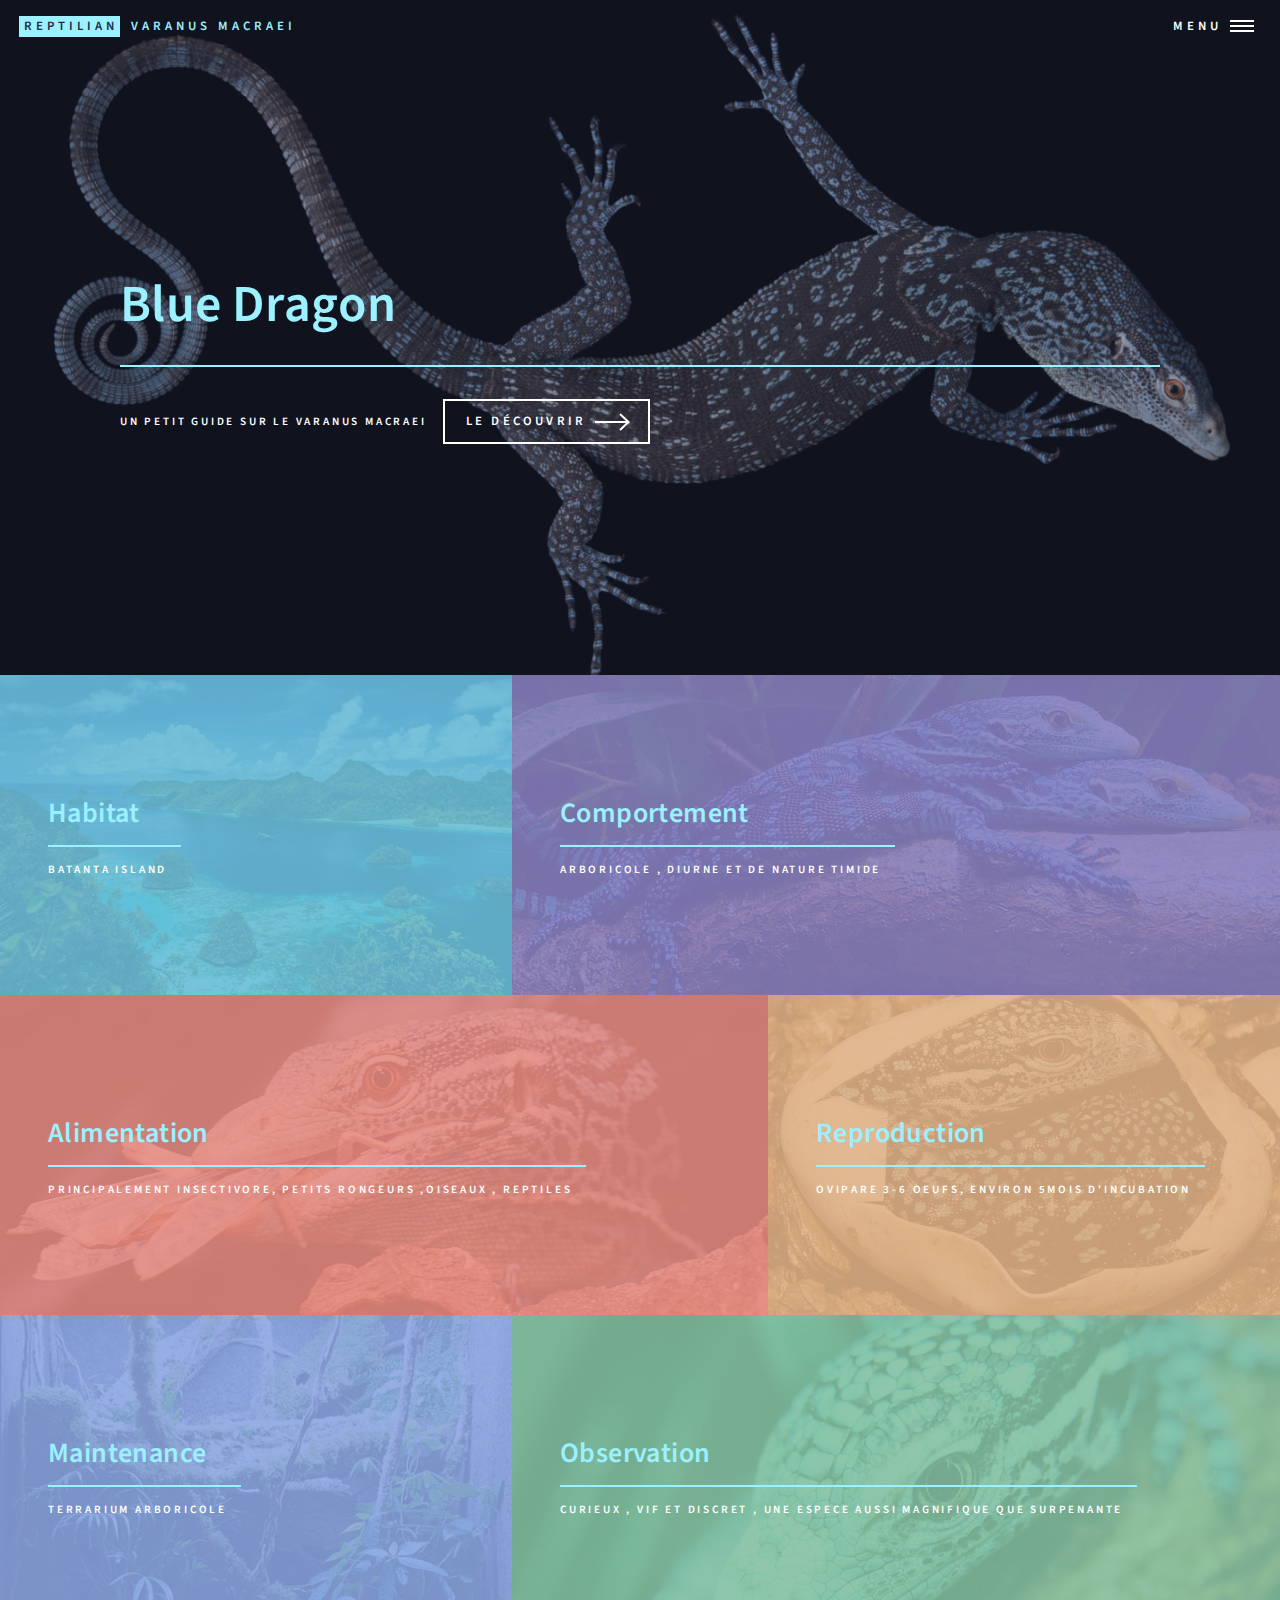
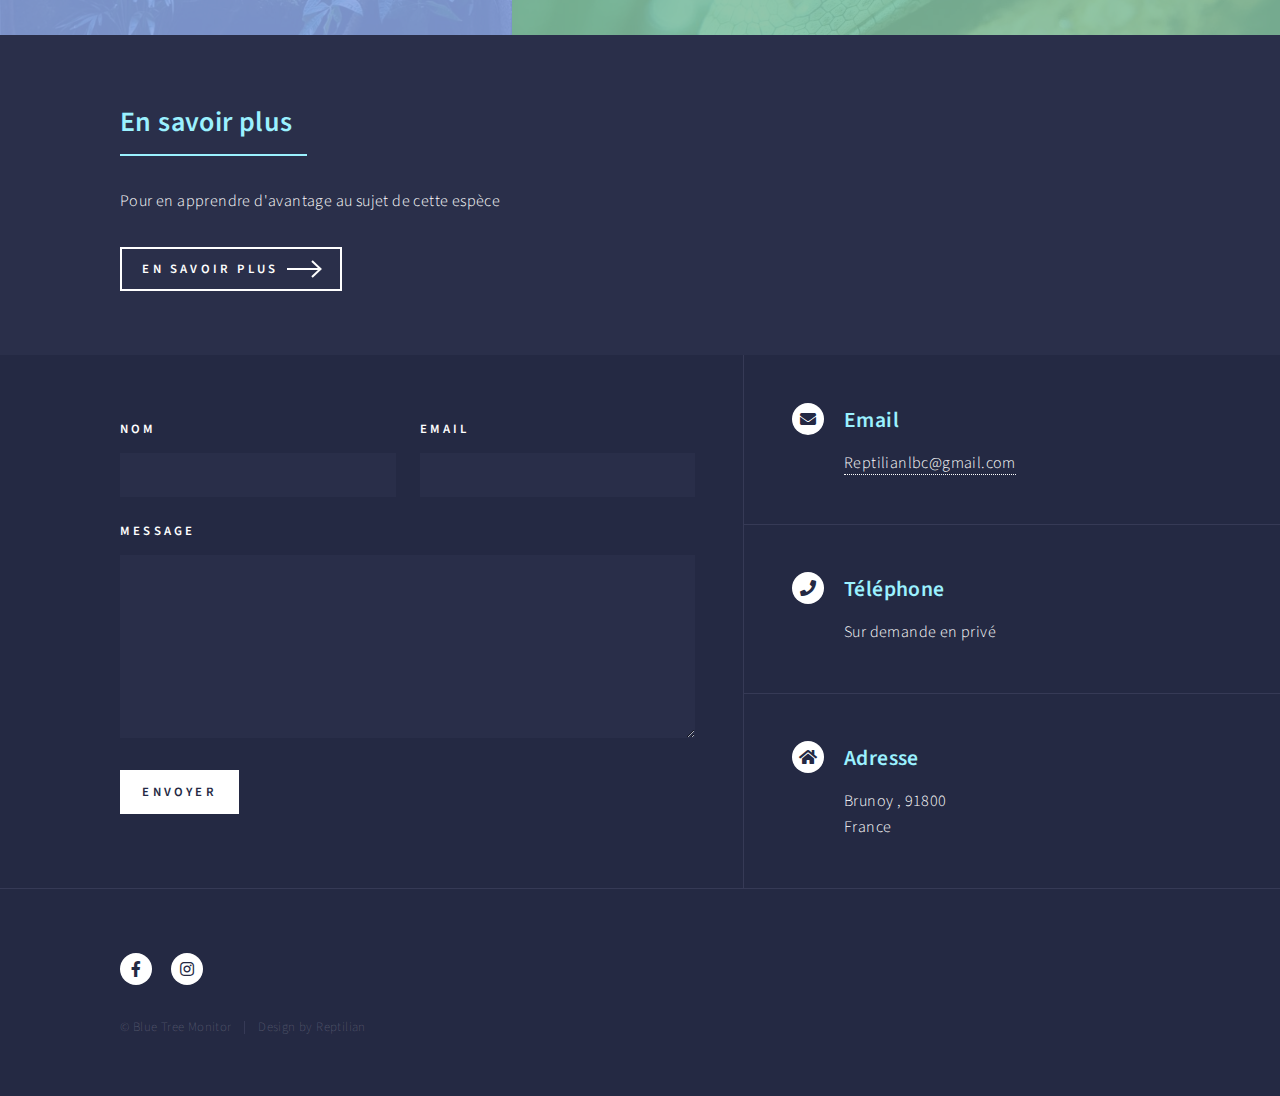
<file: index.html>
<!DOCTYPE HTML>
<html>
	<head>
		<title>Reptilian - Varanus Macraei </title>
		<meta charset="utf-8" />
		<meta name="viewport" content="width=device-width, initial-scale=1, user-scalable=no" />
		<link rel="stylesheet" href="assets/css/main.css" />
		<noscript><link rel="stylesheet" href="assets/css/noscript.css" /></noscript>
	</head>
	<body class="is-preload">
			<link rel="icon" href="favicon.ico" />

		<!-- Wrapper -->
			<div id="wrapper">

				<!-- Header -->
					<header id="header" class="alt">
						<a href="index.html" class="logo"><strong>Reptilian</strong> <span>Varanus Macraei</span></a>
						<nav>
							<a href="#menu">Menu</a>
						</nav>
					</header>

				<!-- Menu -->
					<nav id="menu">
						<ul class="links">
							<li><a href="index.html">Le découvrir</a></li>
							<li><a href="landing.html">En savoir plus</a></li>
							<li><a href="generic.html">Histoire</a></li>
							
						</ul>
						<ul class="actions stacked">
						
							<li><a href="#contact" class="button fit">Ecrire un message</a></li>
						</ul>
					</nav>

				<!-- Banner -->
					<section id="banner" class="major">
						<div class="inner">
							<header class="major">
								<h1>Blue Dragon</h1>
							</header>
							<div class="content">
								<p>Un petit guide sur le Varanus Macraei </p>
								<ul class="actions">
									<li><a href="#one" class="button next scrolly">Le découvrir</a></li>
								</ul>
							</div>
						</div>
					</section>

				<!-- Main -->
					<div id="main">

						<!-- One -->
							<section id="one" class="tiles">
								<article>
									<span class="image">
										<img src="images/pic01.jpg" alt="" />
									</span>
									<header class="major">
										<h3> Habitat </h3>
										<p>Batanta Island</p>
									</header>
								</article>
								<article>
									<span class="image">
										<img src="images/pic02.jpg" alt="" />
									</span>
									<header class="major">
										<h3>Comportement</h3>
										<p>Arboricole , diurne et de nature timide </p>
									</header>
								</article>
								<article>
									<span class="image">
										<img src="images/pic03.jpg" alt="" />
									</span>
									<header class="major">
										<h3>Alimentation</h3>
										<p>Principalement insectivore, petits rongeurs ,oiseaux , reptiles</p>
									</header>
								</article>
								<article>
									<span class="image">
										<img src="images/pic04.jpg" alt="" />
									</span>
									<header class="major">
										<h3>Reproduction</h3>
										<p>Ovipare 3-6 oeufs, environ 5mois d'incubation  </p>
									</header>
								</article>
								<article>
									<span class="image">
										<img src="images/pic05.jpg" alt="" />
									</span>
									<header class="major">
										<h3>Maintenance</h3>
										<p>Terrarium Arboricole</p>
									</header>
								</article>
								<article>
									<span class="image">
										<img src="images/pic06.jpg" alt="" />
									</span>
									<header class="major">
										<h3>Observation</h3>
										<p>Curieux , vif et discret , une espece aussi magnifique que surpenante </p>
									</header>
								</article>
							</section>

						<!-- Two -->
							<section id="two">
								<div class="inner">
									<header class="major">
										<h2>En savoir plus</h2>
									</header>
									<p>Pour en apprendre d'avantage au sujet de cette espèce </p>
									<ul class="actions">
										<li><a href="landing.html" class="button next">En savoir plus</a></li>
									</ul>
								</div>
							</section>

					</div>

			<!-- Contact -->
			<section id="contact">
					<div class="inner">
						<section>
							<form method="post" action="#">
								<div class="fields">
									<div class="field half">
										<label for="name">Nom</label>
										<input type="text" name="name" id="name" />
									</div>
									<div class="field half">
										<label for="email">Email</label>
										<input type="text" name="email" id="email" />
									</div>
									<div class="field">
										<label for="message">Message</label>
										<textarea name="message" id="message" rows="6"></textarea>
									</div>
								</div>
								<ul class="actions">
									<li><input type="submit" value=" envoyer" class="primary" /></li>
									
								</ul>
							</form>
						</section>
						<section class="split">
							<section>
								<div class="contact-method">
									<span class="icon solid alt fa-envelope"></span>
									<h3>Email</h3>
									<a href="mailto:Reptilianlbc@gmail.com"> Reptilianlbc@gmail.com </a>
								</div>
							</section>
							<section>
								<div class="contact-method">
									<span class="icon solid alt fa-phone"></span>
									<h3>Téléphone</h3>
									<span> Sur demande en privé</span>
								</div>
							</section>
							<section>
								<div class="contact-method">
									<span class="icon solid alt fa-home"></span>
									<h3>Adresse</h3>
									<span>
									Brunoy , 91800 <br />
									France</span>
								</div>
							</section>
						</section>
					</div>
				</section>

			<!-- Footer -->
				<footer id="footer">
					<div class="inner">
						<ul class="icons">
						
							<li><a href="https://www.facebook.com/ReptilianLBC/" class="icon brands alt fa-facebook-f"><span class="label">Facebook</span></a></li>
							<li><a href="#" class="icon brands alt fa-instagram"><span class="label">Instagram</span></a></li>
							
						</ul>
						<ul class="copyright">
							<li>&copy; Blue Tree Monitor</li><li>Design by Reptilian </li>
						</ul>
					</div>
				</footer>

		</div>

	<!-- Scripts -->
		<script src="assets/js/jquery.min.js"></script>
		<script src="assets/js/jquery.scrolly.min.js"></script>
		<script src="assets/js/jquery.scrollex.min.js"></script>
		<script src="assets/js/browser.min.js"></script>
		<script src="assets/js/breakpoints.min.js"></script>
		<script src="assets/js/util.js"></script>
		<script src="assets/js/main.js"></script>

</body>
</html>
</file>
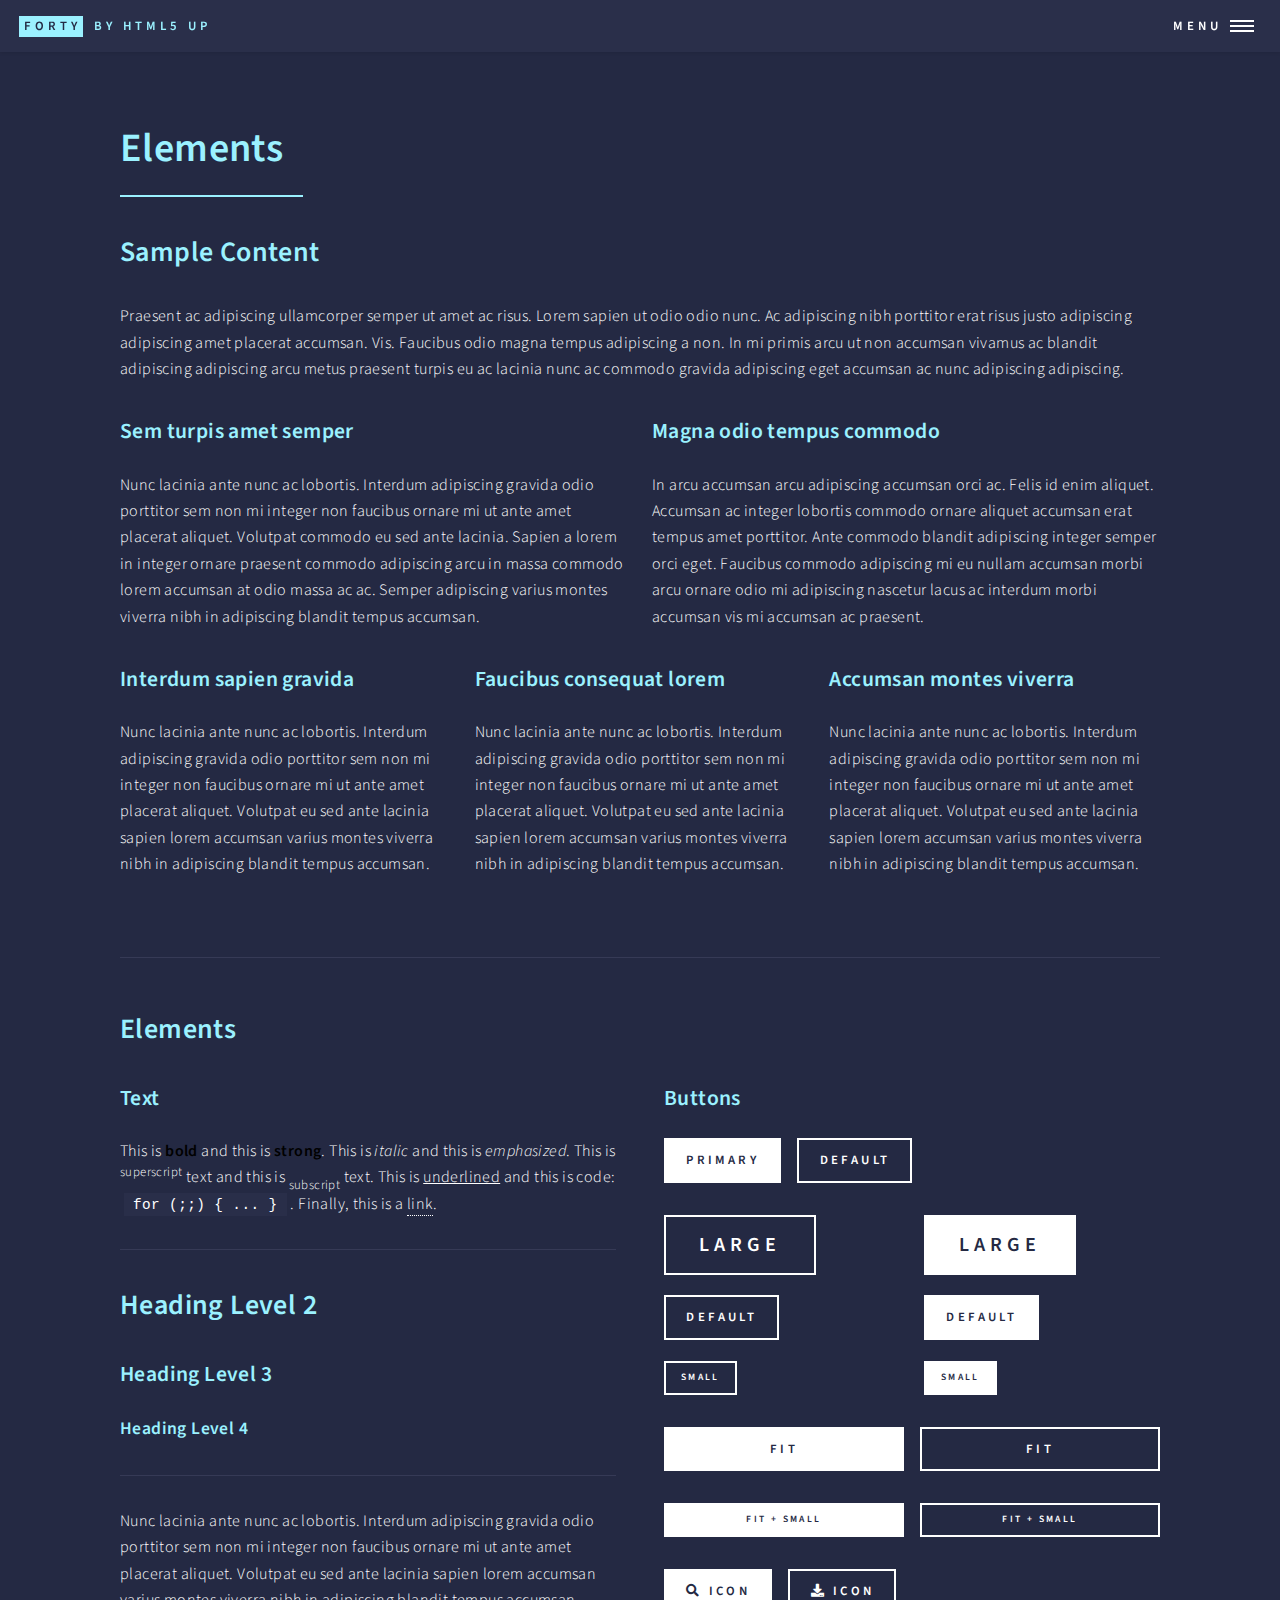
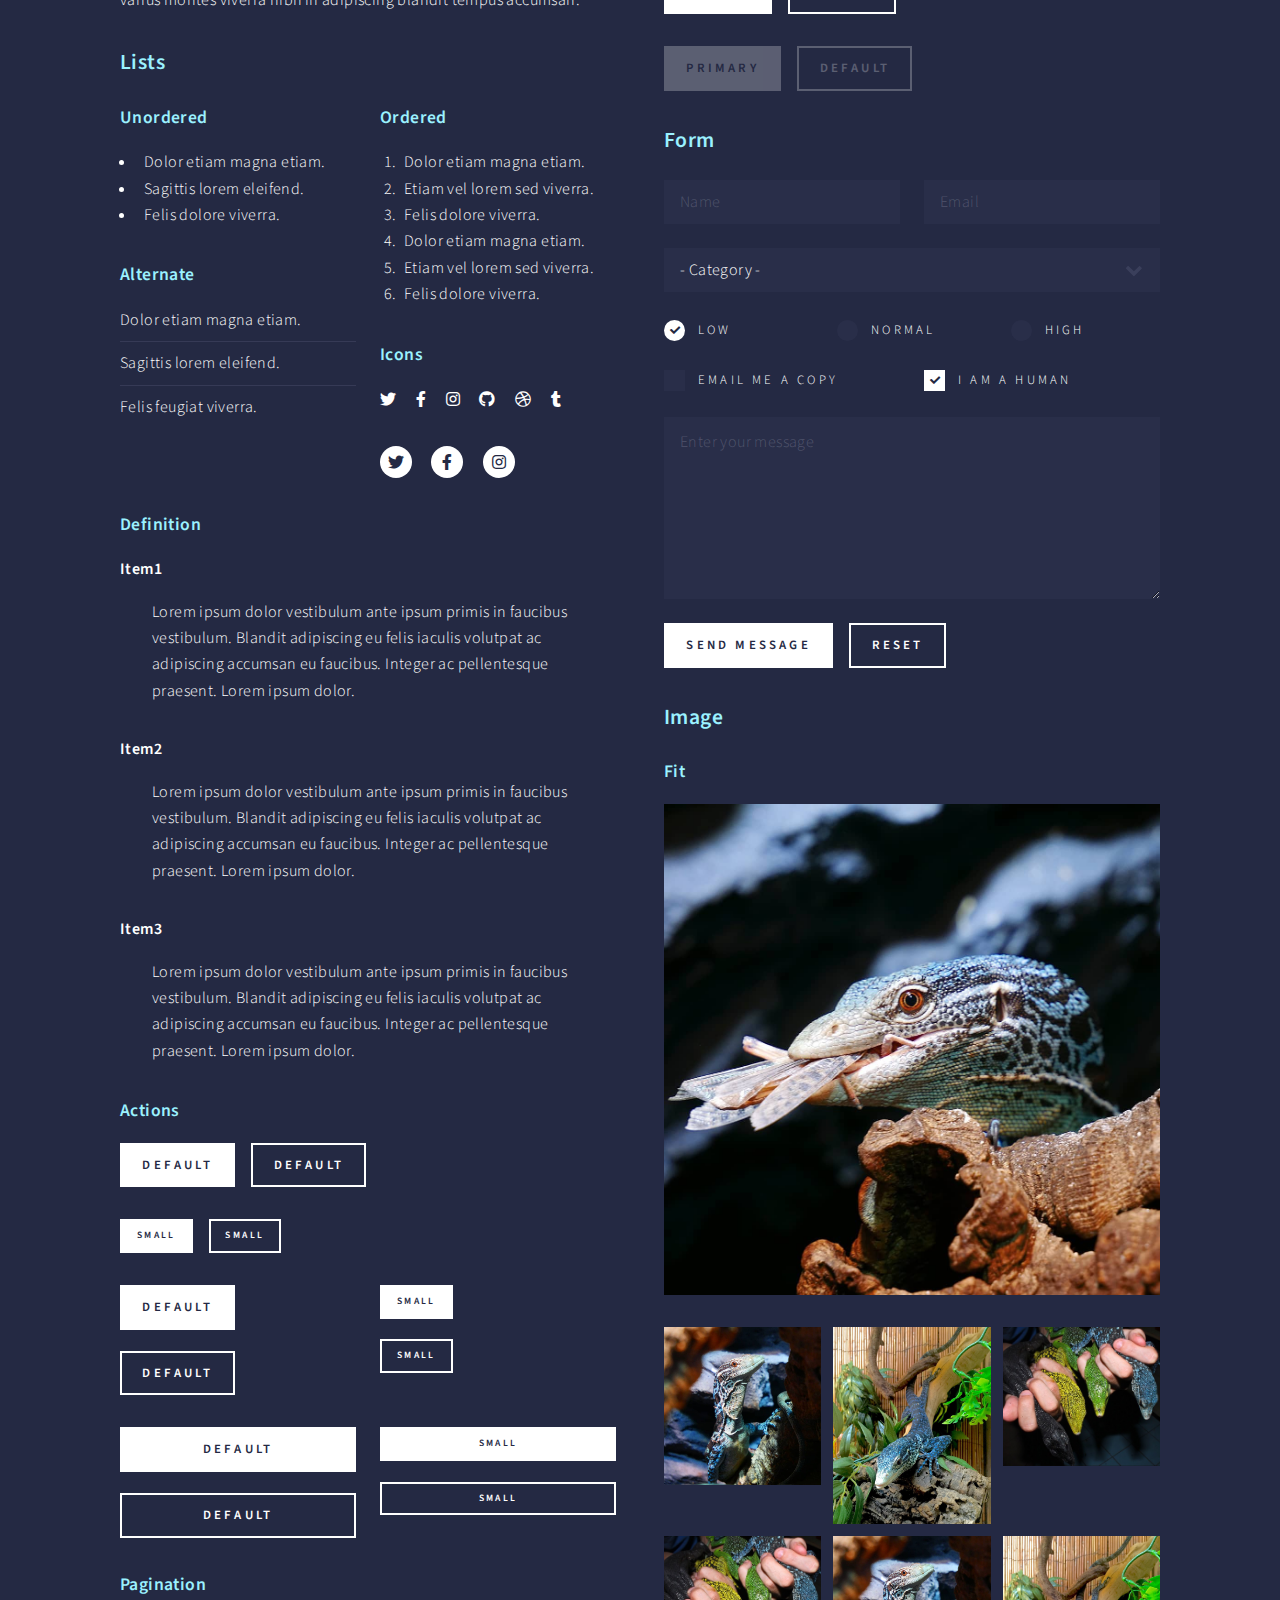
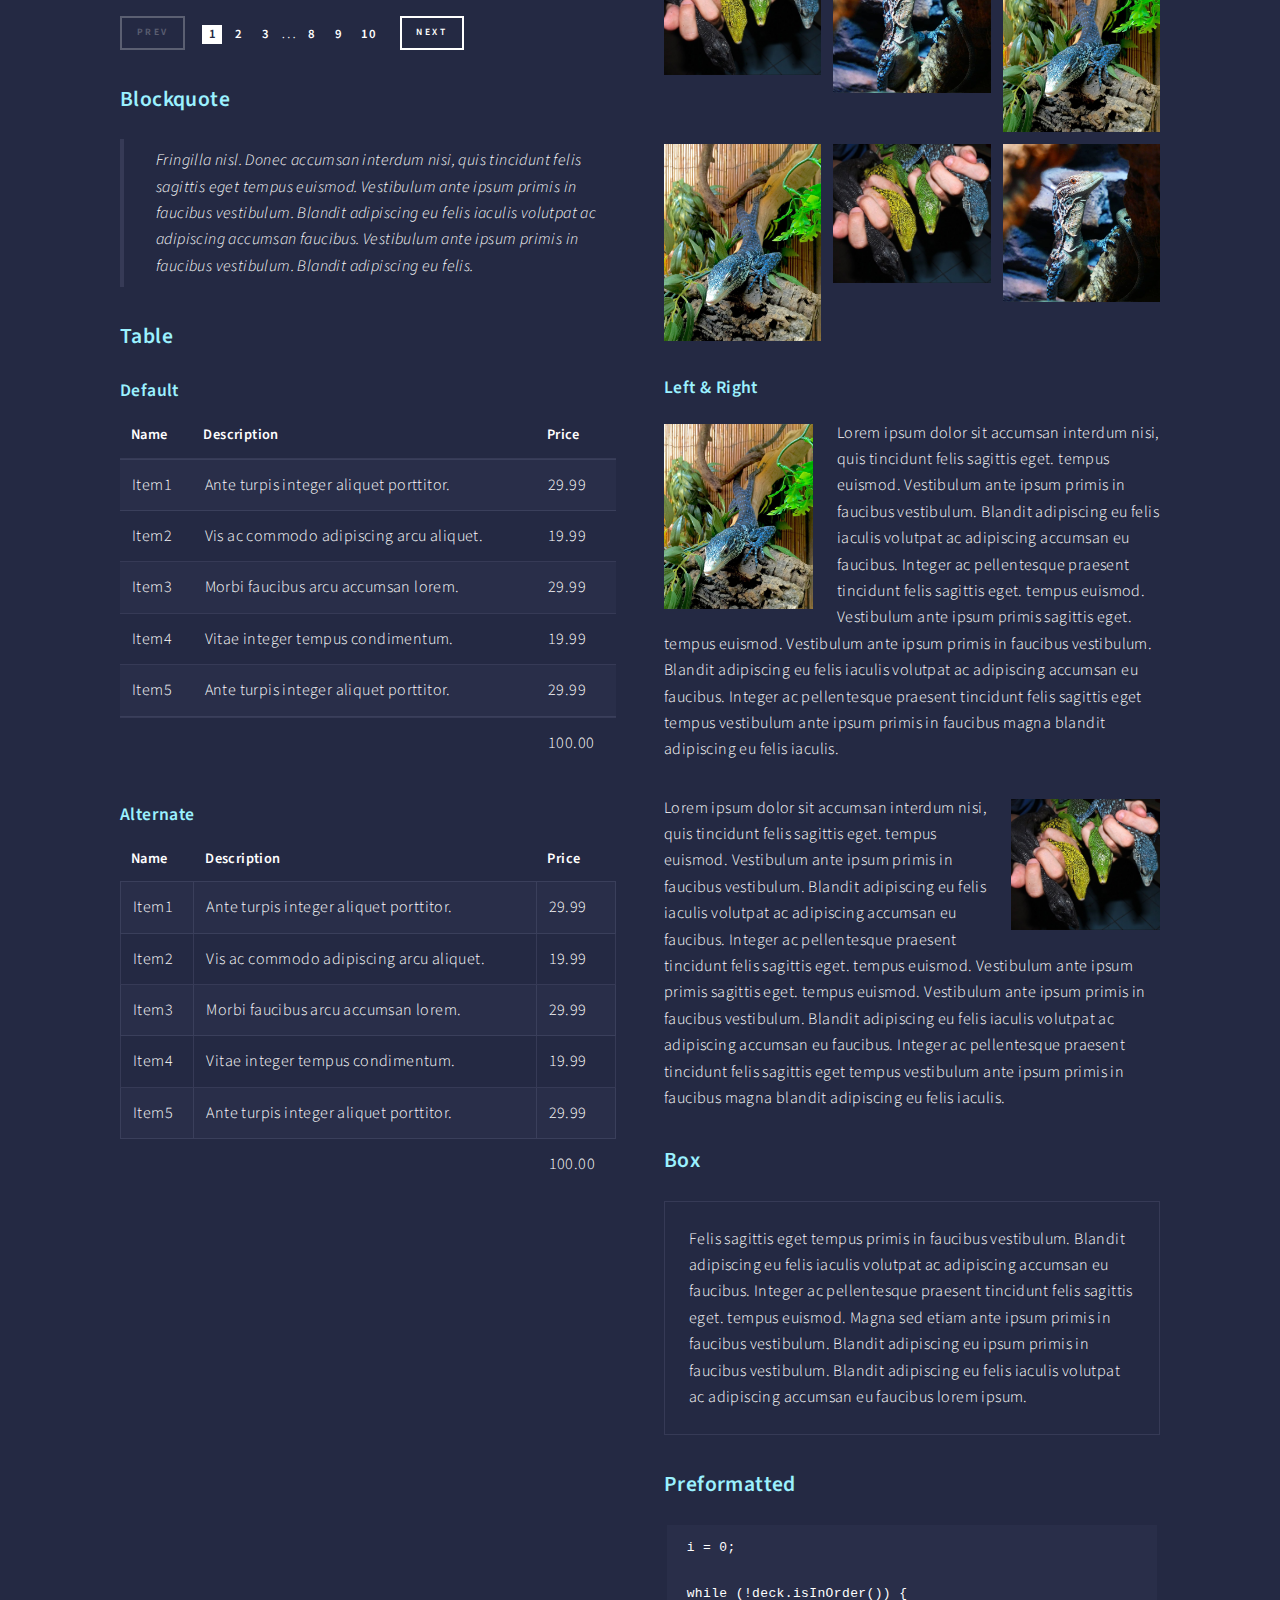
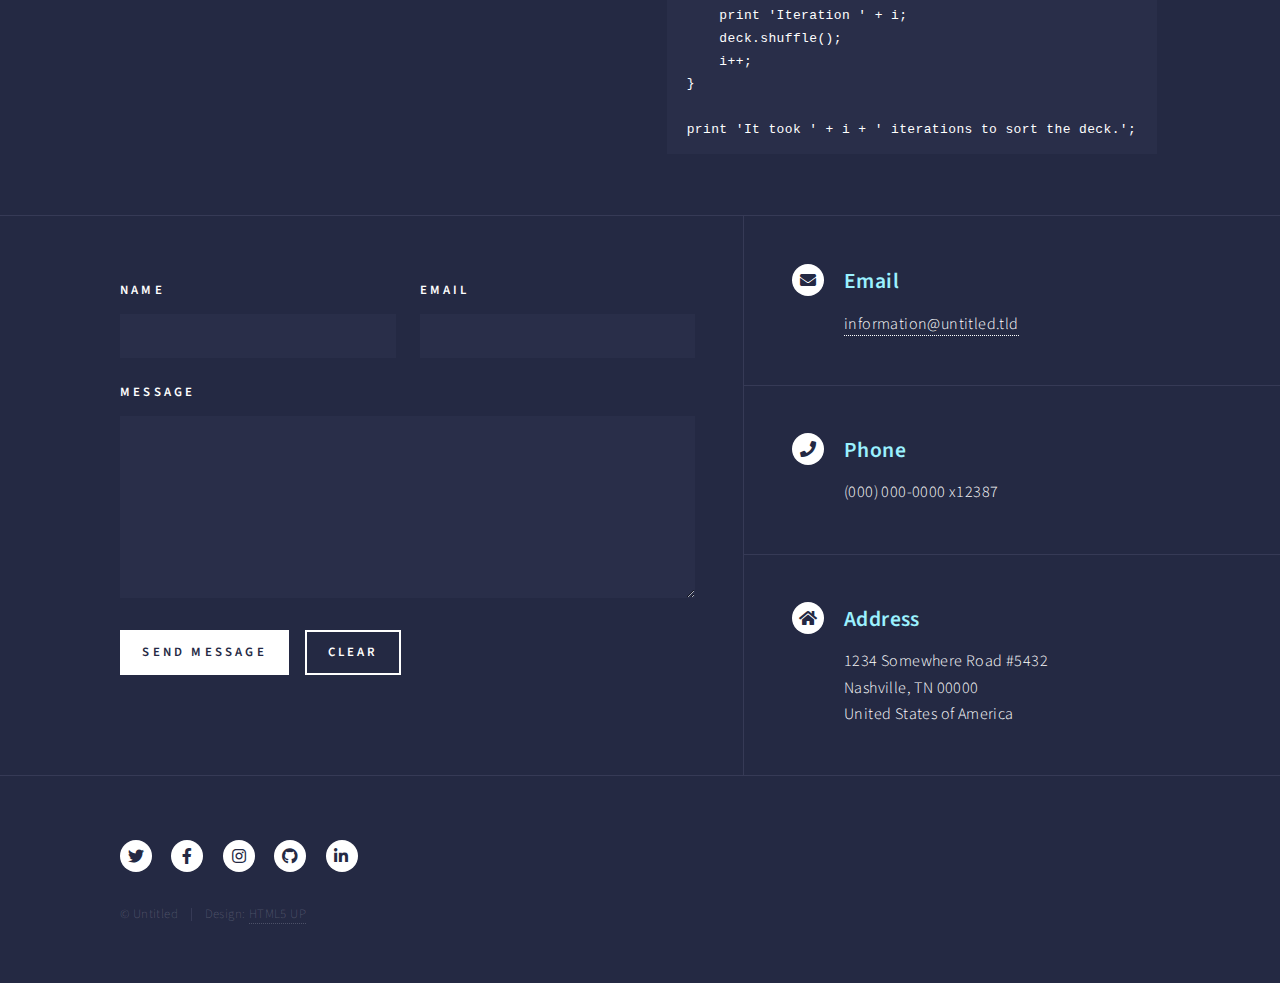
<file: elements.html>
<!DOCTYPE HTML>
<!--
	Forty by HTML5 UP
	html5up.net | @ajlkn
	Free for personal and commercial use under the CCA 3.0 license (html5up.net/license)
-->
<html>
	<head>
		<title>Elements - Forty by HTML5 UP</title>
		<meta charset="utf-8" />
		<meta name="viewport" content="width=device-width, initial-scale=1, user-scalable=no" />
		<link rel="stylesheet" href="assets/css/main.css" />
		<noscript><link rel="stylesheet" href="assets/css/noscript.css" /></noscript>
	</head>
	<body class="is-preload">

		<!-- Wrapper -->
			<div id="wrapper">

				<!-- Header -->
					<header id="header">
						<a href="index.html" class="logo"><strong>Forty</strong> <span>by HTML5 UP</span></a>
						<nav>
							<a href="#menu">Menu</a>
						</nav>
					</header>

				<!-- Menu -->
					<nav id="menu">
						<ul class="links">
							<li><a href="index.html">Home</a></li>
							<li><a href="landing.html">Landing</a></li>
							<li><a href="generic.html">Generic</a></li>
							<li><a href="elements.html">Elements</a></li>
						</ul>
						<ul class="actions stacked">
							<li><a href="#" class="button primary fit">Get Started</a></li>
							<li><a href="#" class="button fit">Log In</a></li>
						</ul>
					</nav>

				<!-- Main -->
					<div id="main" class="alt">

						<!-- One -->
							<section id="one">
								<div class="inner">
									<header class="major">
										<h1>Elements</h1>
									</header>

									<!-- Content -->
										<h2 id="content">Sample Content</h2>
										<p>Praesent ac adipiscing ullamcorper semper ut amet ac risus. Lorem sapien ut odio odio nunc. Ac adipiscing nibh porttitor erat risus justo adipiscing adipiscing amet placerat accumsan. Vis. Faucibus odio magna tempus adipiscing a non. In mi primis arcu ut non accumsan vivamus ac blandit adipiscing adipiscing arcu metus praesent turpis eu ac lacinia nunc ac commodo gravida adipiscing eget accumsan ac nunc adipiscing adipiscing.</p>
										<div class="row">
											<div class="col-6 col-12-small">
												<h3>Sem turpis amet semper</h3>
												<p>Nunc lacinia ante nunc ac lobortis. Interdum adipiscing gravida odio porttitor sem non mi integer non faucibus ornare mi ut ante amet placerat aliquet. Volutpat commodo eu sed ante lacinia. Sapien a lorem in integer ornare praesent commodo adipiscing arcu in massa commodo lorem accumsan at odio massa ac ac. Semper adipiscing varius montes viverra nibh in adipiscing blandit tempus accumsan.</p>
											</div>
											<div class="col-6 col-12-small">
												<h3>Magna odio tempus commodo</h3>
												<p>In arcu accumsan arcu adipiscing accumsan orci ac. Felis id enim aliquet. Accumsan ac integer lobortis commodo ornare aliquet accumsan erat tempus amet porttitor. Ante commodo blandit adipiscing integer semper orci eget. Faucibus commodo adipiscing mi eu nullam accumsan morbi arcu ornare odio mi adipiscing nascetur lacus ac interdum morbi accumsan vis mi accumsan ac praesent.</p>
											</div>
											<!-- Break -->
											<div class="col-4 col-12-medium">
												<h3>Interdum sapien gravida</h3>
												<p>Nunc lacinia ante nunc ac lobortis. Interdum adipiscing gravida odio porttitor sem non mi integer non faucibus ornare mi ut ante amet placerat aliquet. Volutpat eu sed ante lacinia sapien lorem accumsan varius montes viverra nibh in adipiscing blandit tempus accumsan.</p>
											</div>
											<div class="col-4 col-12-medium">
												<h3>Faucibus consequat lorem</h3>
												<p>Nunc lacinia ante nunc ac lobortis. Interdum adipiscing gravida odio porttitor sem non mi integer non faucibus ornare mi ut ante amet placerat aliquet. Volutpat eu sed ante lacinia sapien lorem accumsan varius montes viverra nibh in adipiscing blandit tempus accumsan.</p>
											</div>
											<div class="col-4 col-12-medium">
												<h3>Accumsan montes viverra</h3>
												<p>Nunc lacinia ante nunc ac lobortis. Interdum adipiscing gravida odio porttitor sem non mi integer non faucibus ornare mi ut ante amet placerat aliquet. Volutpat eu sed ante lacinia sapien lorem accumsan varius montes viverra nibh in adipiscing blandit tempus accumsan.</p>
											</div>
										</div>

									<hr class="major" />

									<!-- Elements -->
										<h2 id="elements">Elements</h2>
										<div class="row gtr-200">
											<div class="col-6 col-12-medium">

												<!-- Text stuff -->
													<h3>Text</h3>
													<p>This is <b>bold</b> and this is <strong>strong</strong>. This is <i>italic</i> and this is <em>emphasized</em>.
													This is <sup>superscript</sup> text and this is <sub>subscript</sub> text.
													This is <u>underlined</u> and this is code: <code>for (;;) { ... }</code>.
													Finally, this is a <a href="#">link</a>.</p>
													<hr />
													<h2>Heading Level 2</h2>
													<h3>Heading Level 3</h3>
													<h4>Heading Level 4</h4>
													<hr />
													<p>Nunc lacinia ante nunc ac lobortis. Interdum adipiscing gravida odio porttitor sem non mi integer non faucibus ornare mi ut ante amet placerat aliquet. Volutpat eu sed ante lacinia sapien lorem accumsan varius montes viverra nibh in adipiscing blandit tempus accumsan.</p>

												<!-- Lists -->
													<h3>Lists</h3>
													<div class="row">
														<div class="col-6 col-12-small">

															<h4>Unordered</h4>
															<ul>
																<li>Dolor etiam magna etiam.</li>
																<li>Sagittis lorem eleifend.</li>
																<li>Felis dolore viverra.</li>
															</ul>

															<h4>Alternate</h4>
															<ul class="alt">
																<li>Dolor etiam magna etiam.</li>
																<li>Sagittis lorem eleifend.</li>
																<li>Felis feugiat viverra.</li>
															</ul>

														</div>
														<div class="col-6 col-12-small">

															<h4>Ordered</h4>
															<ol>
																<li>Dolor etiam magna etiam.</li>
																<li>Etiam vel lorem sed viverra.</li>
																<li>Felis dolore viverra.</li>
																<li>Dolor etiam magna etiam.</li>
																<li>Etiam vel lorem sed viverra.</li>
																<li>Felis dolore viverra.</li>
															</ol>

															<h4>Icons</h4>
															<ul class="icons">
																<li><a href="#" class="icon brands fa-twitter"><span class="label">Twitter</span></a></li>
																<li><a href="#" class="icon brands fa-facebook-f"><span class="label">Facebook</span></a></li>
																<li><a href="#" class="icon brands fa-instagram"><span class="label">Instagram</span></a></li>
																<li><a href="#" class="icon brands fa-github"><span class="label">Github</span></a></li>
																<li><a href="#" class="icon brands fa-dribbble"><span class="label">Dribbble</span></a></li>
																<li><a href="#" class="icon brands fa-tumblr"><span class="label">Tumblr</span></a></li>
															</ul>
															<ul class="icons">
																<li><a href="#" class="icon brands alt fa-twitter"><span class="label">Twitter</span></a></li>
																<li><a href="#" class="icon brands alt fa-facebook-f"><span class="label">Facebook</span></a></li>
																<li><a href="#" class="icon brands alt fa-instagram"><span class="label">Instagram</span></a></li>
															</ul>

														</div>
													</div>
													<h4>Definition</h4>
													<dl>
														<dt>Item1</dt>
														<dd>
															<p>Lorem ipsum dolor vestibulum ante ipsum primis in faucibus vestibulum. Blandit adipiscing eu felis iaculis volutpat ac adipiscing accumsan eu faucibus. Integer ac pellentesque praesent. Lorem ipsum dolor.</p>
														</dd>
														<dt>Item2</dt>
														<dd>
															<p>Lorem ipsum dolor vestibulum ante ipsum primis in faucibus vestibulum. Blandit adipiscing eu felis iaculis volutpat ac adipiscing accumsan eu faucibus. Integer ac pellentesque praesent. Lorem ipsum dolor.</p>
														</dd>
														<dt>Item3</dt>
														<dd>
															<p>Lorem ipsum dolor vestibulum ante ipsum primis in faucibus vestibulum. Blandit adipiscing eu felis iaculis volutpat ac adipiscing accumsan eu faucibus. Integer ac pellentesque praesent. Lorem ipsum dolor.</p>
														</dd>
													</dl>

													<h4>Actions</h4>
													<ul class="actions">
														<li><a href="#" class="button primary">Default</a></li>
														<li><a href="#" class="button">Default</a></li>
													</ul>
													<ul class="actions small">
														<li><a href="#" class="button primary small">Small</a></li>
														<li><a href="#" class="button small">Small</a></li>
													</ul>
													<div class="row">
														<div class="col-6 col-12-small">
															<ul class="actions stacked">
																<li><a href="#" class="button primary">Default</a></li>
																<li><a href="#" class="button">Default</a></li>
															</ul>
														</div>
														<div class="col-6 col-12-small">
															<ul class="actions stacked">
																<li><a href="#" class="button primary small">Small</a></li>
																<li><a href="#" class="button small">Small</a></li>
															</ul>
														</div>
														<div class="col-6 col-12-small">
															<ul class="actions stacked">
																<li><a href="#" class="button primary fit">Default</a></li>
																<li><a href="#" class="button fit">Default</a></li>
															</ul>
														</div>
														<div class="col-6 col-12-small">
															<ul class="actions stacked">
																<li><a href="#" class="button primary small fit">Small</a></li>
																<li><a href="#" class="button small fit">Small</a></li>
															</ul>
														</div>
													</div>

													<h4>Pagination</h4>
													<ul class="pagination">
														<li><span class="button small disabled">Prev</span></li>
														<li><a href="#" class="page active">1</a></li>
														<li><a href="#" class="page">2</a></li>
														<li><a href="#" class="page">3</a></li>
														<li><span>&hellip;</span></li>
														<li><a href="#" class="page">8</a></li>
														<li><a href="#" class="page">9</a></li>
														<li><a href="#" class="page">10</a></li>
														<li><a href="#" class="button small">Next</a></li>
													</ul>

												<!-- Blockquote -->
													<h3>Blockquote</h3>
													<blockquote>Fringilla nisl. Donec accumsan interdum nisi, quis tincidunt felis sagittis eget tempus euismod. Vestibulum ante ipsum primis in faucibus vestibulum. Blandit adipiscing eu felis iaculis volutpat ac adipiscing accumsan faucibus. Vestibulum ante ipsum primis in faucibus vestibulum. Blandit adipiscing eu felis.</blockquote>

												<!-- Table -->
													<h3>Table</h3>

													<h4>Default</h4>
													<div class="table-wrapper">
														<table>
															<thead>
																<tr>
																	<th>Name</th>
																	<th>Description</th>
																	<th>Price</th>
																</tr>
															</thead>
															<tbody>
																<tr>
																	<td>Item1</td>
																	<td>Ante turpis integer aliquet porttitor.</td>
																	<td>29.99</td>
																</tr>
																<tr>
																	<td>Item2</td>
																	<td>Vis ac commodo adipiscing arcu aliquet.</td>
																	<td>19.99</td>
																</tr>
																<tr>
																	<td>Item3</td>
																	<td> Morbi faucibus arcu accumsan lorem.</td>
																	<td>29.99</td>
																</tr>
																<tr>
																	<td>Item4</td>
																	<td>Vitae integer tempus condimentum.</td>
																	<td>19.99</td>
																</tr>
																<tr>
																	<td>Item5</td>
																	<td>Ante turpis integer aliquet porttitor.</td>
																	<td>29.99</td>
																</tr>
															</tbody>
															<tfoot>
																<tr>
																	<td colspan="2"></td>
																	<td>100.00</td>
																</tr>
															</tfoot>
														</table>
													</div>

													<h4>Alternate</h4>
													<div class="table-wrapper">
														<table class="alt">
															<thead>
																<tr>
																	<th>Name</th>
																	<th>Description</th>
																	<th>Price</th>
																</tr>
															</thead>
															<tbody>
																<tr>
																	<td>Item1</td>
																	<td>Ante turpis integer aliquet porttitor.</td>
																	<td>29.99</td>
																</tr>
																<tr>
																	<td>Item2</td>
																	<td>Vis ac commodo adipiscing arcu aliquet.</td>
																	<td>19.99</td>
																</tr>
																<tr>
																	<td>Item3</td>
																	<td> Morbi faucibus arcu accumsan lorem.</td>
																	<td>29.99</td>
																</tr>
																<tr>
																	<td>Item4</td>
																	<td>Vitae integer tempus condimentum.</td>
																	<td>19.99</td>
																</tr>
																<tr>
																	<td>Item5</td>
																	<td>Ante turpis integer aliquet porttitor.</td>
																	<td>29.99</td>
																</tr>
															</tbody>
															<tfoot>
																<tr>
																	<td colspan="2"></td>
																	<td>100.00</td>
																</tr>
															</tfoot>
														</table>
													</div>

											</div>
											<div class="col-6 col-12-medium">

												<!-- Buttons -->
													<h3>Buttons</h3>
													<ul class="actions">
														<li><a href="#" class="button primary">Primary</a></li>
														<li><a href="#" class="button">Default</a></li>
													</ul>
													<div class="row">
														<div class="col-6 col-12-xsmall">
															<ul class="actions stacked">
																<li><a href="#" class="button large">Large</a></li>
																<li><a href="#" class="button">Default</a></li>
																<li><a href="#" class="button small">Small</a></li>
															</ul>
														</div>
														<div class="col-6 col-12-xsmall">
															<ul class="actions stacked">
																<li><a href="#" class="button primary large">Large</a></li>
																<li><a href="#" class="button primary">Default</a></li>
																<li><a href="#" class="button primary small">Small</a></li>
															</ul>
														</div>
													</div>
													<ul class="actions fit">
														<li><a href="#" class="button primary fit">Fit</a></li>
														<li><a href="#" class="button fit">Fit</a></li>
													</ul>
													<ul class="actions fit small">
														<li><a href="#" class="button primary fit small">Fit + Small</a></li>
														<li><a href="#" class="button fit small">Fit + Small</a></li>
													</ul>
													<ul class="actions">
														<li><a href="#" class="button primary icon solid fa-search">Icon</a></li>
														<li><a href="#" class="button icon solid fa-download">Icon</a></li>
													</ul>
													<ul class="actions">
														<li><span class="button primary disabled">Primary</span></li>
														<li><span class="button disabled">Default</span></li>
													</ul>

												<!-- Form -->
													<h3>Form</h3>

													<form method="post" action="#">
														<div class="row gtr-uniform">
															<div class="col-6 col-12-xsmall">
																<input type="text" name="demo-name" id="demo-name" value="" placeholder="Name" />
															</div>
															<div class="col-6 col-12-xsmall">
																<input type="email" name="demo-email" id="demo-email" value="" placeholder="Email" />
															</div>
															<!-- Break -->
															<div class="col-12">
																<select name="demo-category" id="demo-category">
																	<option value="">- Category -</option>
																	<option value="1">Manufacturing</option>
																	<option value="1">Shipping</option>
																	<option value="1">Administration</option>
																	<option value="1">Human Resources</option>
																</select>
															</div>
															<!-- Break -->
															<div class="col-4 col-12-small">
																<input type="radio" id="demo-priority-low" name="demo-priority" checked>
																<label for="demo-priority-low">Low</label>
															</div>
															<div class="col-4 col-12-small">
																<input type="radio" id="demo-priority-normal" name="demo-priority">
																<label for="demo-priority-normal">Normal</label>
															</div>
															<div class="col-4 col-12-small">
																<input type="radio" id="demo-priority-high" name="demo-priority">
																<label for="demo-priority-high">High</label>
															</div>
															<!-- Break -->
															<div class="col-6 col-12-small">
																<input type="checkbox" id="demo-copy" name="demo-copy">
																<label for="demo-copy">Email me a copy</label>
															</div>
															<div class="col-6 col-12-small">
																<input type="checkbox" id="demo-human" name="demo-human" checked>
																<label for="demo-human">I am a human</label>
															</div>
															<!-- Break -->
															<div class="col-12">
																<textarea name="demo-message" id="demo-message" placeholder="Enter your message" rows="6"></textarea>
															</div>
															<!-- Break -->
															<div class="col-12">
																<ul class="actions">
																	<li><input type="submit" value="Send Message" class="primary" /></li>
																	<li><input type="reset" value="Reset" /></li>
																</ul>
															</div>
														</div>
													</form>

												<!-- Image -->
													<h3>Image</h3>

													<h4>Fit</h4>
													<span class="image fit"><img src="images/pic03.jpg" alt="" /></span>
													<div class="box alt">
														<div class="row gtr-50 gtr-uniform">
															<div class="col-4"><span class="image fit"><img src="images/pic08.jpg" alt="" /></span></div>
															<div class="col-4"><span class="image fit"><img src="images/pic09.jpg" alt="" /></span></div>
															<div class="col-4"><span class="image fit"><img src="images/pic10.jpg" alt="" /></span></div>
															<!-- Break -->
															<div class="col-4"><span class="image fit"><img src="images/pic10.jpg" alt="" /></span></div>
															<div class="col-4"><span class="image fit"><img src="images/pic08.jpg" alt="" /></span></div>
															<div class="col-4"><span class="image fit"><img src="images/pic09.jpg" alt="" /></span></div>
															<!-- Break -->
															<div class="col-4"><span class="image fit"><img src="images/pic09.jpg" alt="" /></span></div>
															<div class="col-4"><span class="image fit"><img src="images/pic10.jpg" alt="" /></span></div>
															<div class="col-4"><span class="image fit"><img src="images/pic08.jpg" alt="" /></span></div>
														</div>
													</div>

													<h4>Left &amp; Right</h4>
													<p><span class="image left"><img src="images/pic09.jpg" alt="" /></span>Lorem ipsum dolor sit accumsan interdum nisi, quis tincidunt felis sagittis eget. tempus euismod. Vestibulum ante ipsum primis in faucibus vestibulum. Blandit adipiscing eu felis iaculis volutpat ac adipiscing accumsan eu faucibus. Integer ac pellentesque praesent tincidunt felis sagittis eget. tempus euismod. Vestibulum ante ipsum primis sagittis eget. tempus euismod. Vestibulum ante ipsum primis in faucibus vestibulum. Blandit adipiscing eu felis iaculis volutpat ac adipiscing accumsan eu faucibus. Integer ac pellentesque praesent tincidunt felis sagittis eget tempus vestibulum ante ipsum primis in faucibus magna blandit adipiscing eu felis iaculis.</p>
													<p><span class="image right"><img src="images/pic10.jpg" alt="" /></span>Lorem ipsum dolor sit accumsan interdum nisi, quis tincidunt felis sagittis eget. tempus euismod. Vestibulum ante ipsum primis in faucibus vestibulum. Blandit adipiscing eu felis iaculis volutpat ac adipiscing accumsan eu faucibus. Integer ac pellentesque praesent tincidunt felis sagittis eget. tempus euismod. Vestibulum ante ipsum primis sagittis eget. tempus euismod. Vestibulum ante ipsum primis in faucibus vestibulum. Blandit adipiscing eu felis iaculis volutpat ac adipiscing accumsan eu faucibus. Integer ac pellentesque praesent tincidunt felis sagittis eget tempus vestibulum ante ipsum primis in faucibus magna blandit adipiscing eu felis iaculis.</p>

												<!-- Box -->
													<h3>Box</h3>
													<div class="box">
														<p>Felis sagittis eget tempus primis in faucibus vestibulum. Blandit adipiscing eu felis iaculis volutpat ac adipiscing accumsan eu faucibus. Integer ac pellentesque praesent tincidunt felis sagittis eget. tempus euismod. Magna sed etiam ante ipsum primis in faucibus vestibulum. Blandit adipiscing eu ipsum primis in faucibus vestibulum. Blandit adipiscing eu felis iaculis volutpat ac adipiscing accumsan eu faucibus lorem ipsum.</p>
													</div>

												<!-- Preformatted Code -->
													<h3>Preformatted</h3>
													<pre><code>i = 0;

while (!deck.isInOrder()) {
    print 'Iteration ' + i;
    deck.shuffle();
    i++;
}

print 'It took ' + i + ' iterations to sort the deck.';
</code></pre>

											</div>
										</div>

								</div>
							</section>

					</div>

				<!-- Contact -->
					<section id="contact">
						<div class="inner">
							<section>
								<form method="post" action="#">
									<div class="fields">
										<div class="field half">
											<label for="name">Name</label>
											<input type="text" name="name" id="name" />
										</div>
										<div class="field half">
											<label for="email">Email</label>
											<input type="text" name="email" id="email" />
										</div>
										<div class="field">
											<label for="message">Message</label>
											<textarea name="message" id="message" rows="6"></textarea>
										</div>
									</div>
									<ul class="actions">
										<li><input type="submit" value="Send Message" class="primary" /></li>
										<li><input type="reset" value="Clear" /></li>
									</ul>
								</form>
							</section>
							<section class="split">
								<section>
									<div class="contact-method">
										<span class="icon solid alt fa-envelope"></span>
										<h3>Email</h3>
										<a href="#">information@untitled.tld</a>
									</div>
								</section>
								<section>
									<div class="contact-method">
										<span class="icon solid alt fa-phone"></span>
										<h3>Phone</h3>
										<span>(000) 000-0000 x12387</span>
									</div>
								</section>
								<section>
									<div class="contact-method">
										<span class="icon solid alt fa-home"></span>
										<h3>Address</h3>
										<span>1234 Somewhere Road #5432<br />
										Nashville, TN 00000<br />
										United States of America</span>
									</div>
								</section>
							</section>
						</div>
					</section>

				<!-- Footer -->
					<footer id="footer">
						<div class="inner">
							<ul class="icons">
								<li><a href="#" class="icon brands alt fa-twitter"><span class="label">Twitter</span></a></li>
								<li><a href="#" class="icon brands alt fa-facebook-f"><span class="label">Facebook</span></a></li>
								<li><a href="#" class="icon brands alt fa-instagram"><span class="label">Instagram</span></a></li>
								<li><a href="#" class="icon brands alt fa-github"><span class="label">GitHub</span></a></li>
								<li><a href="#" class="icon brands alt fa-linkedin-in"><span class="label">LinkedIn</span></a></li>
							</ul>
							<ul class="copyright">
								<li>&copy; Untitled</li><li>Design: <a href="https://html5up.net">HTML5 UP</a></li>
							</ul>
						</div>
					</footer>

			</div>

		<!-- Scripts -->
			<script src="assets/js/jquery.min.js"></script>
			<script src="assets/js/jquery.scrolly.min.js"></script>
			<script src="assets/js/jquery.scrollex.min.js"></script>
			<script src="assets/js/browser.min.js"></script>
			<script src="assets/js/breakpoints.min.js"></script>
			<script src="assets/js/util.js"></script>
			<script src="assets/js/main.js"></script>

	</body>
</html>
</file>
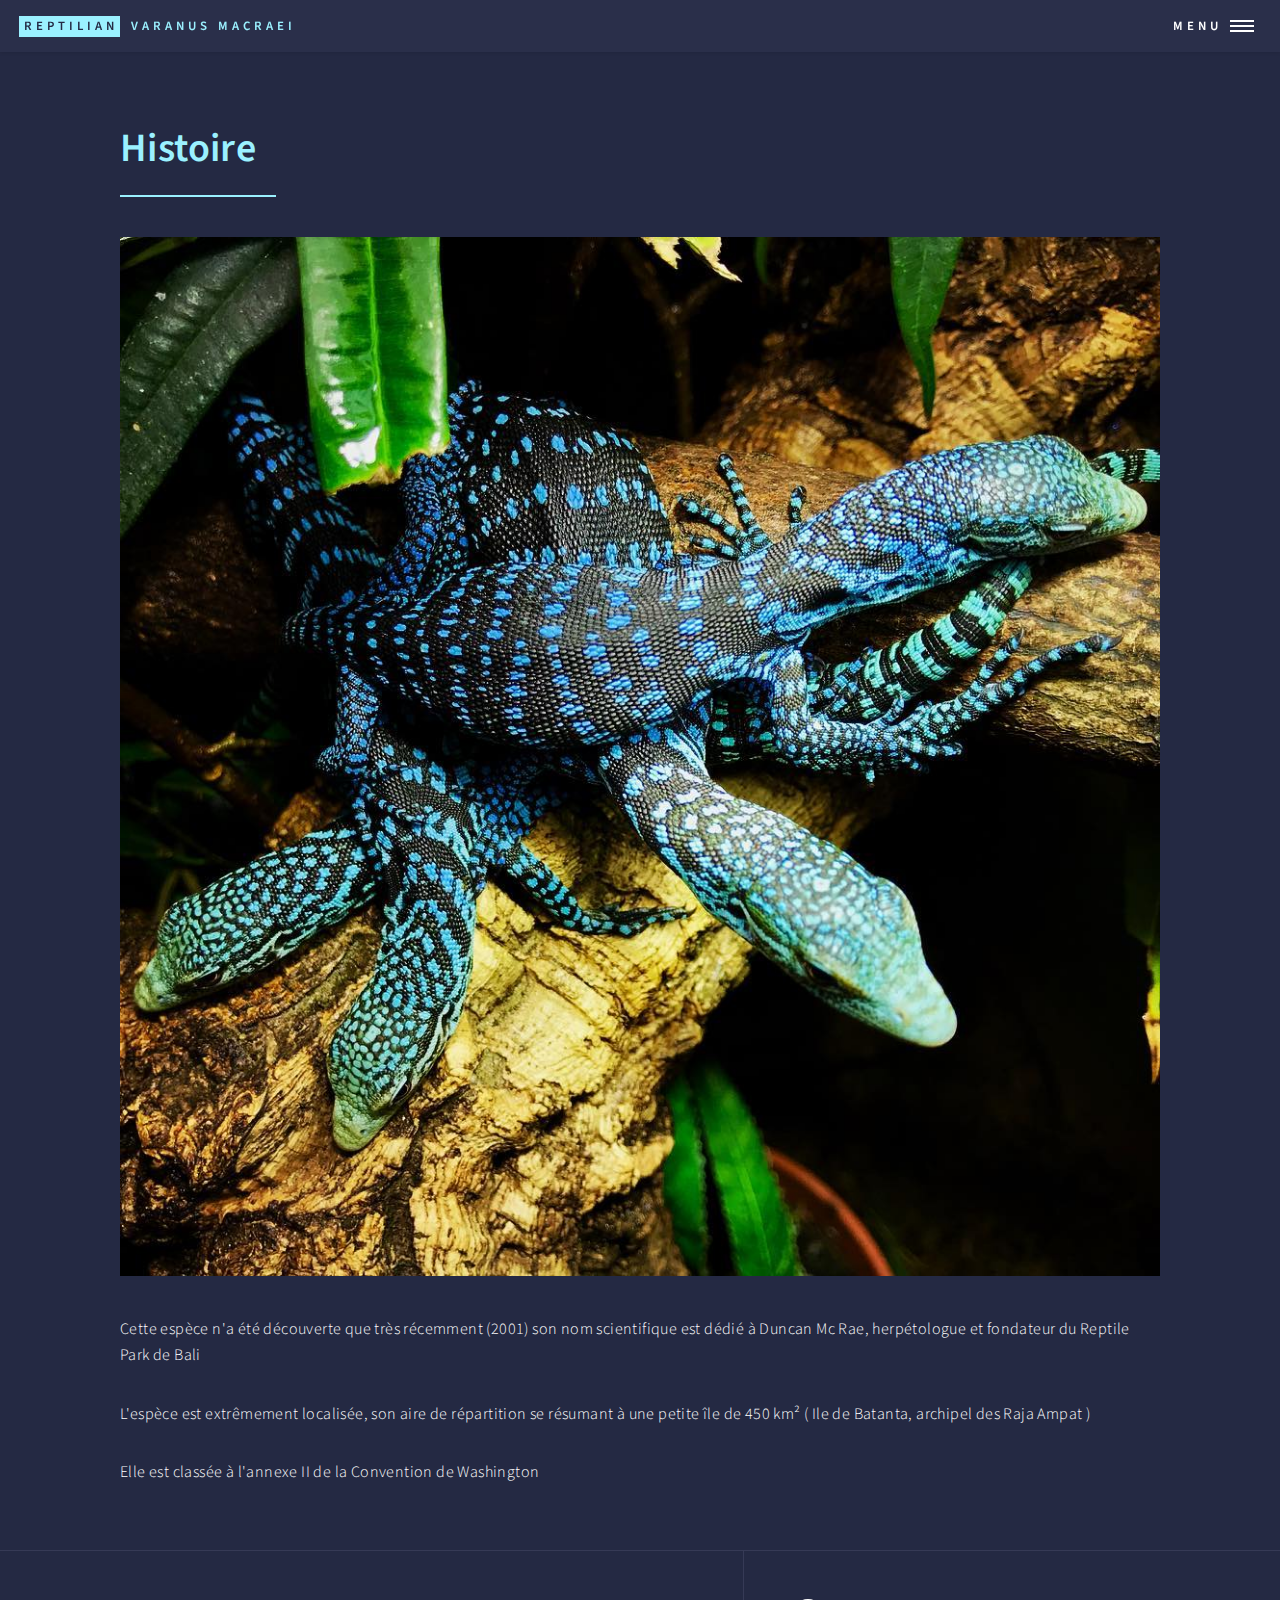
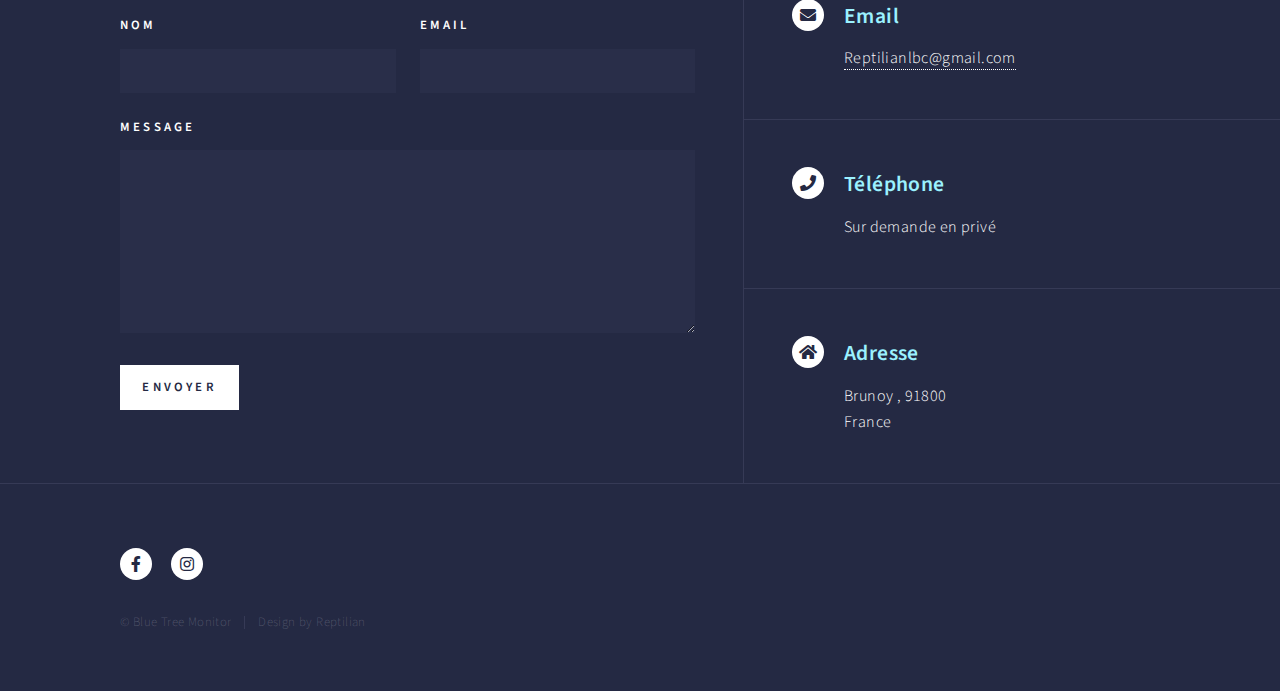
<file: generic.html>
<!DOCTYPE HTML>
<html>
	<head>
		<title>Reptilian - Varanus Macraei</title>
		<meta charset="utf-8" />
		<meta name="viewport" content="width=device-width, initial-scale=1, user-scalable=no" />
		<link rel="stylesheet" href="assets/css/main.css" />
		<noscript><link rel="stylesheet" href="assets/css/noscript.css" /></noscript>
	</head>
	<body class="is-preload">
			<link rel="icon" href="favicon.ico" />
		<!-- Wrapper -->
			<div id="wrapper">

				<!-- Header -->
					<header id="header">
						<a href="index.html" class="logo"><strong>Reptilian</strong> <span>Varanus Macraei</span></a>
						<nav>
							<a href="#menu">Menu</a>
						</nav>
					</header>

				<!-- Menu -->
				<nav id="menu">
					<ul class="links">
						<li><a href="index.html">Le découvrir</a></li>
						<li><a href="landing.html">En savoir plus</a></li>
						<li><a href="generic.html">Histoire</a></li>
						
					</ul>
					<ul class="actions stacked">
					
						<li><a href="#contact" class="button fit">Ecrire un message</a></li>
					</ul>
				</nav>
				<!-- Main -->
					<div id="main" class="alt">

						<!-- One -->
							<section id="one">
								<div class="inner">
									<header class="major">
										<h1>Histoire</h1>
									</header>
									<span class="image main"><img src="images/pic11.jpg" alt="" /></span>
									<p>Cette espèce n'a été découverte que très récemment (2001) son nom scientifique est dédié à Duncan Mc Rae, herpétologue et fondateur du Reptile Park de Bali </p>
								      L'espèce est extrêmement localisée, son aire de répartition se résumant à une petite île de 450 km² ( Ile de Batanta, archipel des Raja Ampat ) </rb></p>
										<p> Elle est classée à l'annexe II de la Convention de Washington</p>
									
								</div>
							</section>

					</div>

				<!-- Contact -->
				<section id="contact">
					<div class="inner">
						<section>
							<form method="post" action="#">
								<div class="fields">
									<div class="field half">
										<label for="name">Nom</label>
										<input type="text" name="name" id="name" />
									</div>
									<div class="field half">
										<label for="email">Email</label>
										<input type="text" name="email" id="email" />
									</div>
									<div class="field">
										<label for="message">Message</label>
										<textarea name="message" id="message" rows="6"></textarea>
									</div>
								</div>
								<ul class="actions">
									<li><input type="submit" value="envoyer" class="primary" /></li>
									
								</ul>
							</form>
						</section>
						<section class="split">
							<section>
								<div class="contact-method">
									<span class="icon solid alt fa-envelope"></span>
									<h3>Email</h3>
									<a href="mailto:Reptilianlbc@gmail.com"> Reptilianlbc@gmail.com </a>
								</div>
							</section>
							<section>
								<div class="contact-method">
									<span class="icon solid alt fa-phone"></span>
									<h3>Téléphone</h3>
									<span> Sur demande en privé</span>
								</div>
							</section>
							<section>
								<div class="contact-method">
									<span class="icon solid alt fa-home"></span>
									<h3>Adresse</h3>
									<span>
									Brunoy , 91800 <br />
									France</span>
								</div>
							</section>
						</section>
					</div>
				</section>

			<!-- Footer -->
				<footer id="footer">
					<div class="inner">
						<ul class="icons">
						
							<li><a href="https://www.facebook.com/ReptilianLBC/" class="icon brands alt fa-facebook-f"><span class="label">Facebook</span></a></li>
							<li><a href="#" class="icon brands alt fa-instagram"><span class="label">Instagram</span></a></li>
							
						</ul>
						<ul class="copyright">
							<li>&copy; Blue Tree Monitor</li><li>Design by Reptilian </li>
						</ul>
					</div>
				</footer>

		</div>

	<!-- Scripts -->
		<script src="assets/js/jquery.min.js"></script>
		<script src="assets/js/jquery.scrolly.min.js"></script>
		<script src="assets/js/jquery.scrollex.min.js"></script>
		<script src="assets/js/browser.min.js"></script>
		<script src="assets/js/breakpoints.min.js"></script>
		<script src="assets/js/util.js"></script>
		<script src="assets/js/main.js"></script>

</body>
</html>
</file>
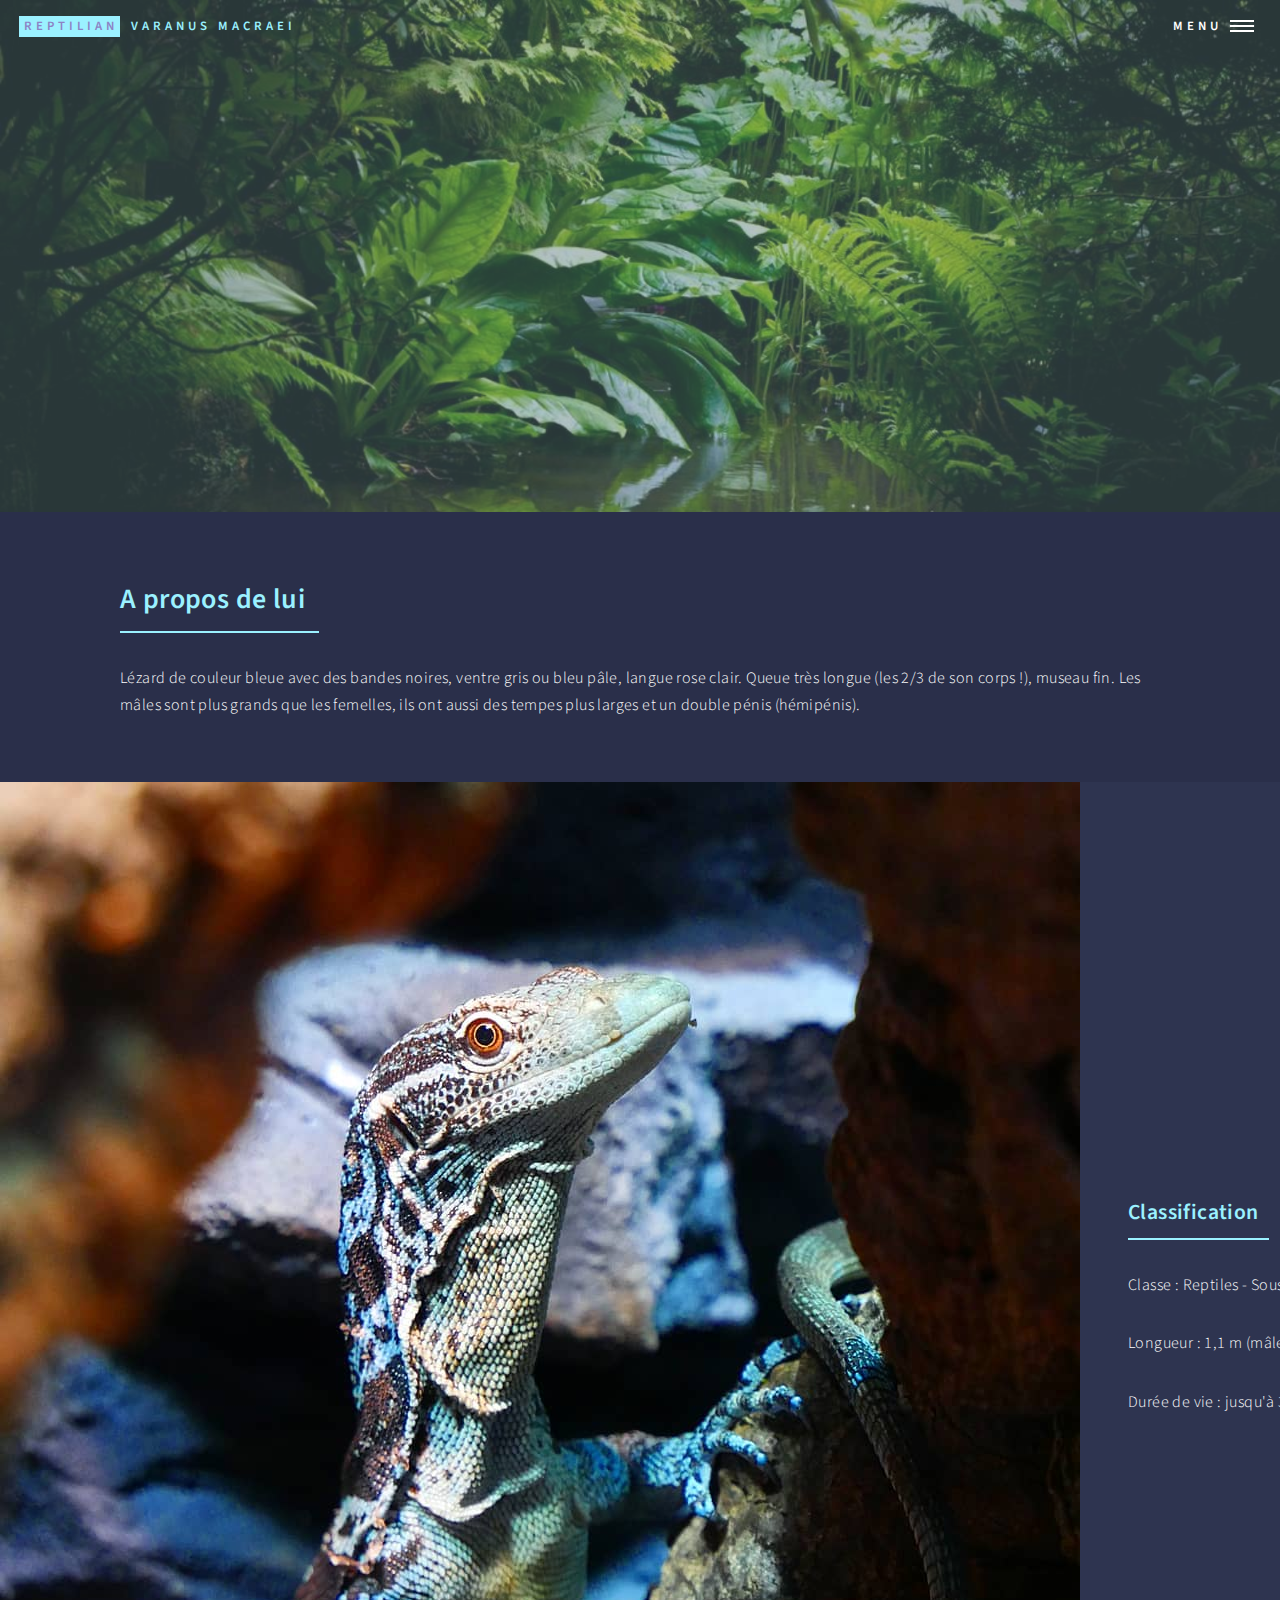
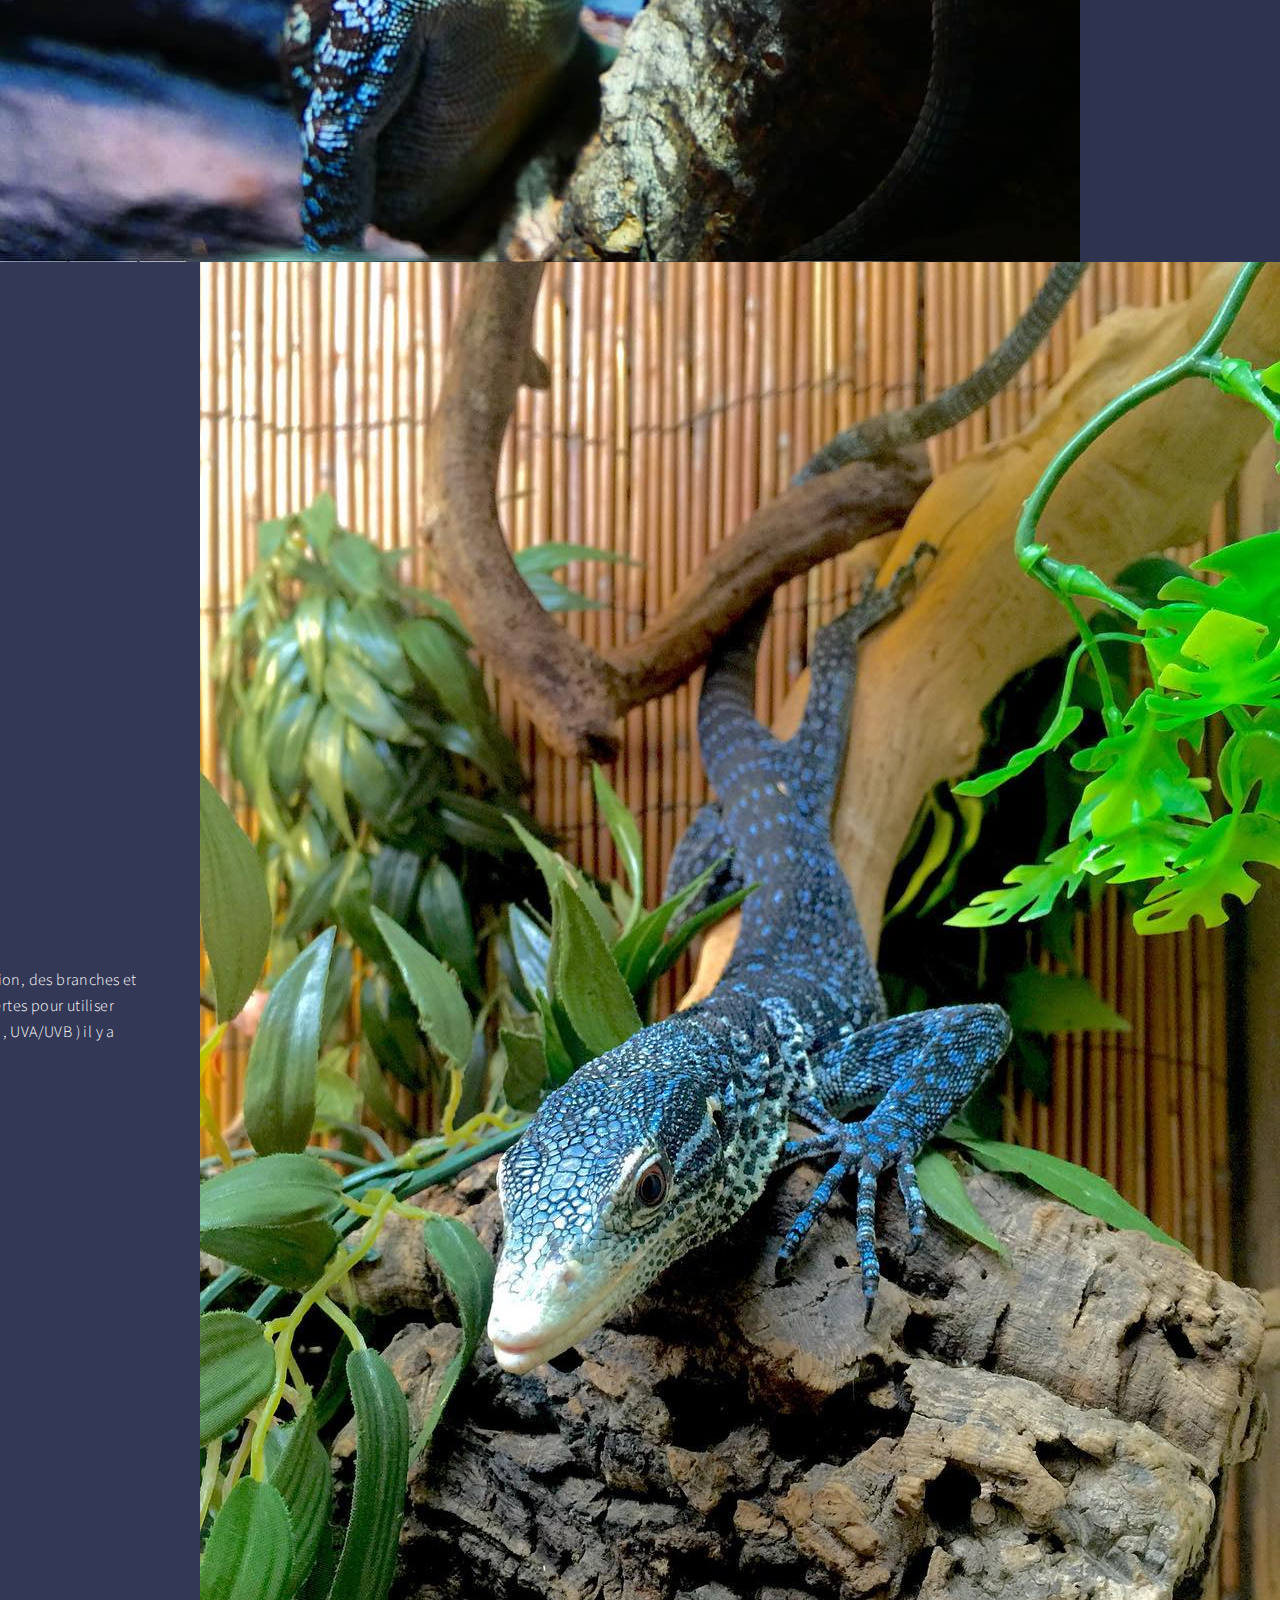
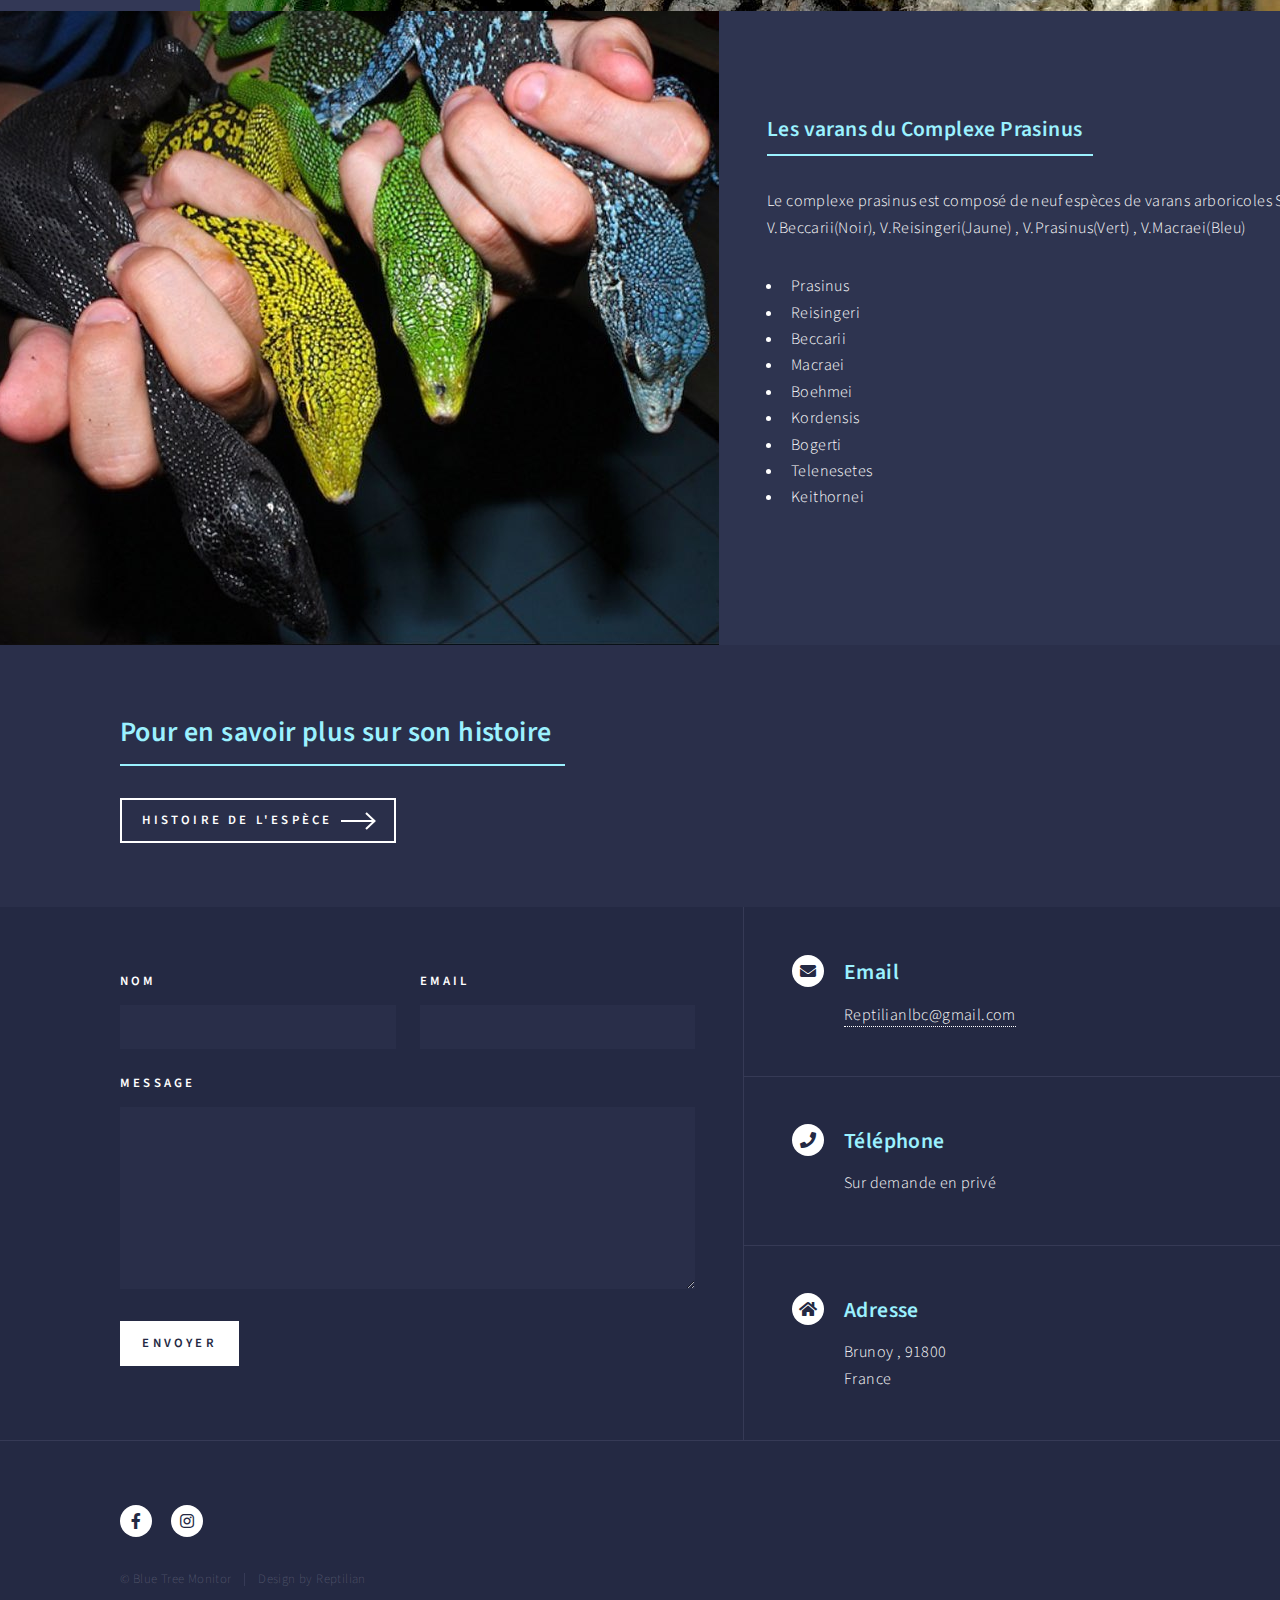
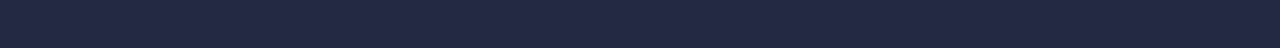
<file: landing.html>
<!DOCTYPE HTML>
<html>
	<head>
		<title>Reptilian - Varanus Macraei</title>
		<meta charset="utf-8" />
		<meta name="viewport" content="width=device-width, initial-scale=1, user-scalable=no" />
		<link rel="stylesheet" href="assets/css/main.css" />
		<noscript><link rel="stylesheet" href="assets/css/noscript.css" /></noscript>
	</head>
	<body class="is-preload">
			<link rel="icon" href="favicon.ico" />
		<!-- Wrapper -->
			<div id="wrapper">

				<!-- Header -->
				<!-- Note: The "styleN" class below should match that of the banner element. -->
					<header id="header" class="alt style2">
						<a href="index.html" class="logo"><strong>Reptilian</strong> <span>Varanus Macraei</span></a>
						<nav>
							<a href="#menu">Menu</a>
						</nav>
					</header>

				<!-- Menu -->
				<nav id="menu">
					<ul class="links">
						<li><a href="index.html">Le découvrir</a></li>
						<li><a href="landing.html">En savoir plus</a></li>
						<li><a href="generic.html">Histoire</a></li>
						
					</ul>
					<ul class="actions stacked">
					
						<li><a href="#contact" class="button fit">Ecrire un message</a></li>
					</ul>
				</nav>
				<!-- Banner -->
				<!-- Note: The "styleN" class below should match that of the header element. -->
					<section id="banner" class="style2">
						<div class="inner">
							<span class="image">
								<img src="images/pic07.jpg" alt="" />
							</span>
							
						</div>
					</section>

				<!-- Main -->
					<div id="main">

						<!-- One -->
							<section id="one">
								<div class="inner">
									<header class="major">
										<h2>A propos de lui </h2>
									</header>
									<p> Lézard de couleur bleue avec des bandes noires, ventre gris ou bleu pâle, langue rose clair. Queue très longue (les 2/3 de son corps !), museau fin. Les mâles sont plus grands que les femelles, ils ont aussi des tempes plus larges et un double pénis (hémipénis).</p>
								</div>
							</section>

						<!-- Two -->
							<section id="two" class="spotlights">
								<section>
									
										<img src="images/pic08.jpg" alt="" data-position="center center" />
									
									<div class="content">
										<div class="inner">
											<header class="major">
												<h3>Classification</h3>
											</header>
											<p> Classe : Reptiles  -   Sous-ordre : Sauria   -   Famille : Varanidae   -  Genre : Varanus</rb></p>
											 <p>Longueur : 1,1 m (mâle) ; 1 m (femelle). </p> 
											 <p>Durée de vie : jusqu'à 30 ans  </p>
											
										  
											
											<ul class="actions">
												
											</ul>
										</div>
									</div>
								</section>
								<section>
								
										<img src="images/pic09.jpg" alt="" data-position="top center" />
									
									<div class="content">
										<div class="inner">
											<header class="major">
												<h3>Terrarium</h3>
											</header>
											<p>( Longueur x Largeur x Hauteur ): 150 x 100 x 200 Pour un couple </p>
											Un terrarium bien aéré de type tropical avec beaucoup de végétation, des branches et de multiples cachettes arboricoles. les parois devront être recouvertes pour utiliser toute la place ( plaques de liège ou autre ).Des lampes ( chauffante , UVA/UVB ) il y a différents types d’éclairage possible (Neon ,led , ampoule).
										</div>
									</div>
								</section>
								<section>
								
										<img src="images/pic10.jpg" alt="" data-position="25% 25%" />
									
									<div class="content">
										<div class="inner">
											<header class="major">
												<h3>Les varans du Complexe Prasinus</h3>
											</header>
											<p>Le complexe prasinus est composé de neuf espèces de varans arboricoles <rb>
													Sur la photo V.Beccarii(Noir), V.Reisingeri(Jaune) , V.Prasinus(Vert) , V.Macraei(Bleu)</p>
																										
																								
													<ul id="listepuce">
													  <li>Prasinus</li>  <li>Reisingeri</li>  <li>Beccarii</li>   <li>Macraei</li>    
													  <li>Boehmei </li>   <li>Kordensis</li>   <li>Bogerti </li>   <li>Telenesetes</li>
													<li>Keithornei</li>
													       
													 </ul>

											<ul class="actions">
											
											</ul>
										</div>
									</div>
								</section>
							</section>

						<!-- Three -->
							<section id="three">
								<div class="inner">
									<header class="major">
										<h2>Pour en savoir plus sur son histoire </h2>
									</header>
									
									<ul class="actions">
										<li><a href="generic.html" class="button next">Histoire de l'espèce</a></li>
									</ul>
								</div>
							</section>

					</div>

				<!-- Contact -->
					<section id="contact">
						<div class="inner">
							<section>
								<form method="post" action="#">
									<div class="fields">
										<div class="field half">
											<label for="name">Nom</label>
											<input type="text" name="name" id="name" />
										</div>
										<div class="field half">
											<label for="email">Email</label>
											<input type="text" name="email" id="email" />
										</div>
										<div class="field">
											<label for="message">Message</label>
											<textarea name="message" id="message" rows="6"></textarea>
										</div>
									</div>
									<ul class="actions">
										<li><input type="submit" value="envoyer" class="primary" /></li>
										
									</ul>
								</form>
							</section>
							<section class="split">
								<section>
									<div class="contact-method">
										<span class="icon solid alt fa-envelope"></span>
										<h3>Email</h3>
										<a href="mailto:Reptilianlbc@gmail.com"> Reptilianlbc@gmail.com </a>
									</div>
								</section>
								<section>
									<div class="contact-method">
										<span class="icon solid alt fa-phone"></span>
										<h3>Téléphone</h3>
										<span> Sur demande en privé</span>
									</div>
								</section>
								<section>
									<div class="contact-method">
										<span class="icon solid alt fa-home"></span>
										<h3>Adresse</h3>
										<span>
										Brunoy , 91800 <br />
										France</span>
									</div>
								</section>
							</section>
						</div>
					</section>

				<!-- Footer -->
					<footer id="footer">
						<div class="inner">
							<ul class="icons">
							
								<li><a href="https://www.facebook.com/ReptilianLBC/" class="icon brands alt fa-facebook-f"><span class="label">Facebook</span></a></li>
								<li><a href="#" class="icon brands alt fa-instagram"><span class="label">Instagram</span></a></li>
								
							</ul>
							<ul class="copyright">
								<li>&copy; Blue Tree Monitor</li><li>Design by Reptilian </li>
							</ul>
						</div>
					</footer>

			</div>

		<!-- Scripts -->
			<script src="assets/js/jquery.min.js"></script>
			<script src="assets/js/jquery.scrolly.min.js"></script>
			<script src="assets/js/jquery.scrollex.min.js"></script>
			<script src="assets/js/browser.min.js"></script>
			<script src="assets/js/breakpoints.min.js"></script>
			<script src="assets/js/util.js"></script>
			<script src="assets/js/main.js"></script>

	</body>
</html>
</file>
<file: assets/css/noscript.css>
body.is-preload #banner:after {
		opacity: 0 ;
	}

	body.is-preload #banner > .inner {
		-moz-filter: none;
		-webkit-filter: none;
		-ms-filter: none;
		filter: none;
		-moz-transform: none;
		-webkit-transform: none;
		-ms-transform: none;
		transform: none;
		opacity: 0;
	}
</file>
<file: assets/css/main.css>
@import url(fontawesome-all.min.css);
@import url("https://fonts.googleapis.com/css?family=Source+Sans+Pro:300,300italic,600,600italic");



html, body, div, span, applet, object,
iframe, h1, h2, h3, h4, h5, h6, p, blockquote,
pre, a, abbr, acronym, address, big, cite,
code, del, dfn, em, img, ins, kbd, q, s, samp,
small, strike, strong, sub, sup, tt, var, b,
u, i, center, dl, dt, dd, ol, ul, li, fieldset,
form, label, legend, table, caption, tbody,
tfoot, thead, tr, th, td, article, aside,
canvas, details, embed, figure, figcaption,
footer, header, hgroup, menu, nav, output, ruby,
section, summary, time, mark, audio, video {
	margin: 0;
	padding: 0;
	border: 0;
	font-size: 100%;
	font: inherit;
	vertical-align: baseline;}

article, aside, details, figcaption, figure,
footer, header, hgroup, menu, nav, section {
	display: block;}

body {
	line-height: 1;
}

ol, ul {
	list-style: none;
}

blockquote, q {
	quotes: none;
}

	blockquote:before, blockquote:after, q:before, q:after {
		content: '';
		content: none;
	}

table {
	border-collapse: collapse;
	border-spacing: 0;
}

body {
	-webkit-text-size-adjust: none;
}

mark {
	background-color: transparent;
	color: inherit;
}

input::-moz-focus-inner {
	border: 0;
	padding: 0;
}

input, select, textarea {
	-moz-appearance: none;
	-webkit-appearance: none;
	-ms-appearance: none;
	appearance: none;
}

/* Basic */

	@-ms-viewport {
		width: device-width;
	}

	body {
		-ms-overflow-style: scrollbar;
	}

	@media screen and (max-width: 480px) {

		html, body {
			min-width: 320px;
		}

	}

	html {
		box-sizing: border-box;
	}

	*, *:before, *:after {
		box-sizing: inherit;
	}

	body {
		background: #242943;
	}

		body.is-preload *, body.is-preload *:before, body.is-preload *:after {
			-moz-animation: none !important;
			-webkit-animation: none !important;
			-ms-animation: none !important;
			animation: none !important;
			-moz-transition: none !important;
			-webkit-transition: none !important;
			-ms-transition: none !important;
			transition: none !important;
		}

/* Type */

	body, input, select, textarea {
		color: #ffffff;
		font-family: "Source Sans Pro", Helvetica, sans-serif;
		font-size: 17pt;
		font-weight: 300;
		letter-spacing: 0.025em;
		line-height: 1.65;
	}

		@media screen and (max-width: 1680px) {

			body, input, select, textarea {
				font-size: 14pt;
			}

		}

		@media screen and (max-width: 1280px) {

			body, input, select, textarea {
				font-size: 12pt;
			}

		}

		@media screen and (max-width: 360px) {

			body, input, select, textarea {
				font-size: 11pt;
			}

		}

	a {
		-moz-transition: color 0.2s ease-in-out, border-bottom-color 0.2s ease-in-out;
		-webkit-transition: color 0.2s ease-in-out, border-bottom-color 0.2s ease-in-out;
		-ms-transition: color 0.2s ease-in-out, border-bottom-color 0.2s ease-in-out;
		transition: color 0.2s ease-in-out, border-bottom-color 0.2s ease-in-out;
		border-bottom: dotted 1px;
		color: inherit;
		text-decoration: none;
	}

		a:hover {
			border-bottom-color: transparent;
			color: #9bf1ff !important;
		}

		a:active {
			color: #53e3fb !important;
		}

	strong, b {
		color: #000000;
		font-weight: 600;
	}

	em, i {
		font-style: italic;
	}

	p {
		margin: 0 0 2em 0;
	}

	h1{
		color: #9bf1ff;
		font-weight: 600;
		line-height: 1.65;
		margin: 0 0 1em 0;
	}
	 h2, h3, h4, h5, h6 {
		color:#9bf1ff ;
		font-weight: 600;
		line-height: 1.65;
		margin: 0 0 1em 0;
	}

		h1 a, h2 a, h3 a, h4 a, h5 a, h6 a {
			color: inherit;
			border-bottom: 0;
		}

	h1 {
		font-size: 2.5em;
	}

	h2 {
		font-size: 1.75em;
	}

	h3 {
		font-size: 1.35em;
	}

	h4 {
		font-size: 1.1em;
	}

	h5 {
		font-size: 0.9em;
	}

	h6 {
		font-size: 0.7em;
	}

	@media screen and (max-width: 736px) {

		h1 {
			font-size: 2em;
		}

		h2 {
			font-size: 1.5em;
		}

		h3 {
			font-size: 1.25em;
		}

	}

	sub {
		font-size: 0.8em;
		position: relative;
		top: 0.5em;
	}

	sup {
		font-size: 0.8em;
		position: relative;
		top: -0.5em;
	}

	blockquote {
		border-left: solid 4px rgba(212, 212, 255, 0.1);
		font-style: italic;
		margin: 0 0 2em 0;
		padding: 0.5em 0 0.5em 2em;
	}

	code {
		background: rgba(212, 212, 255, 0.035);
		font-family: "Courier New", monospace;
		font-size: 0.9em;
		margin: 0 0.25em;
		padding: 0.25em 0.65em;
	}

	pre {
		-webkit-overflow-scrolling: touch;
		font-family: "Courier New", monospace;
		font-size: 0.9em;
		margin: 0 0 2em 0;
	}

		pre code {
			display: block;
			line-height: 1.75;
			padding: 1em 1.5em;
			overflow-x: auto;
		}

	hr {
		border: 0;
		border-bottom: solid 1px rgba(212, 212, 255, 0.1);
		margin: 2em 0;
	}

		hr.major {
			margin: 3em 0;
		}

	.align-left {
		text-align: left;
	}

	.align-center {
		text-align: center;
	}

	.align-right {
		text-align: right;
	}

/* Row */

	.row {
		display: flex;
		flex-wrap: wrap;
		box-sizing: border-box;
		align-items: stretch;
	}

		.row > * {
			box-sizing: border-box;
		}

		.row.gtr-uniform > * > :last-child {
			margin-bottom: 0;
		}

		.row.aln-left {
			justify-content: flex-start;
		}

		.row.aln-center {
			justify-content: center;
		}

		.row.aln-right {
			justify-content: flex-end;
		}

		.row.aln-top {
			align-items: flex-start;
		}

		.row.aln-middle {
			align-items: center;
		}

		.row.aln-bottom {
			align-items: flex-end;
		}

		.row > .imp {
			order: -1;
		}

		.row > .col-1 {
			width: 8.33333%;
		}

		.row > .off-1 {
			margin-left: 8.33333%;
		}

		.row > .col-2 {
			width: 16.66667%;
		}

		.row > .off-2 {
			margin-left: 16.66667%;
		}

		.row > .col-3 {
			width: 25%;
		}

		.row > .off-3 {
			margin-left: 25%;
		}

		.row > .col-4 {
			width: 33.33333%;
		}

		.row > .off-4 {
			margin-left: 33.33333%;
		}

		.row > .col-5 {
			width: 41.66667%;
		}

		.row > .off-5 {
			margin-left: 41.66667%;
		}

		.row > .col-6 {
			width: 50%;
		}

		.row > .off-6 {
			margin-left: 50%;
		}

		.row > .col-7 {
			width: 58.33333%;
		}

		.row > .off-7 {
			margin-left: 58.33333%;
		}

		.row > .col-8 {
			width: 66.66667%;
		}

		.row > .off-8 {
			margin-left: 66.66667%;
		}

		.row > .col-9 {
			width: 75%;
		}

		.row > .off-9 {
			margin-left: 75%;
		}

		.row > .col-10 {
			width: 83.33333%;
		}

		.row > .off-10 {
			margin-left: 83.33333%;
		}

		.row > .col-11 {
			width: 91.66667%;
		}

		.row > .off-11 {
			margin-left: 91.66667%;
		}

		.row > .col-12 {
			width: 100%;
		}

		.row > .off-12 {
			margin-left: 100%;
		}

		.row.gtr-0 {
			margin-top: 0;
			margin-left: 0em;
		}

			.row.gtr-0 > * {
				padding: 0 0 0 0em;
			}

			.row.gtr-0.gtr-uniform {
				margin-top: 0em;
			}

				.row.gtr-0.gtr-uniform > * {
					padding-top: 0em;
				}

		.row.gtr-25 {
			margin-top: 0;
			margin-left: -0.5em;
		}

			.row.gtr-25 > * {
				padding: 0 0 0 0.5em;
			}

			.row.gtr-25.gtr-uniform {
				margin-top: -0.5em;
			}

				.row.gtr-25.gtr-uniform > * {
					padding-top: 0.5em;
				}

		.row.gtr-50 {
			margin-top: 0;
			margin-left: -1em;
		}

			.row.gtr-50 > * {
				padding: 0 0 0 1em;
			}

			.row.gtr-50.gtr-uniform {
				margin-top: -1em;
			}

				.row.gtr-50.gtr-uniform > * {
					padding-top: 1em;
				}

		.row {
			margin-top: 0;
			margin-left: -2em;
		}

			.row > * {
				padding: 0 0 0 2em;
			}

			.row.gtr-uniform {
				margin-top: -2em;
			}

				.row.gtr-uniform > * {
					padding-top: 2em;
				}

		.row.gtr-150 {
			margin-top: 0;
			margin-left: -3em;
		}

			.row.gtr-150 > * {
				padding: 0 0 0 3em;
			}

			.row.gtr-150.gtr-uniform {
				margin-top: -3em;
			}

				.row.gtr-150.gtr-uniform > * {
					padding-top: 3em;
				}

		.row.gtr-200 {
			margin-top: 0;
			margin-left: -4em;
		}

			.row.gtr-200 > * {
				padding: 0 0 0 4em;
			}

			.row.gtr-200.gtr-uniform {
				margin-top: -4em;
			}

				.row.gtr-200.gtr-uniform > * {
					padding-top: 4em;
				}

		@media screen and (max-width: 1680px) {

			.row {
				display: flex;
				flex-wrap: wrap;
				box-sizing: border-box;
				align-items: stretch;
			}

				.row > * {
					box-sizing: border-box;
				}

				.row.gtr-uniform > * > :last-child {
					margin-bottom: 0;
				}

				.row.aln-left {
					justify-content: flex-start;
				}

				.row.aln-center {
					justify-content: center;
				}

				.row.aln-right {
					justify-content: flex-end;
				}

				.row.aln-top {
					align-items: flex-start;
				}

				.row.aln-middle {
					align-items: center;
				}

				.row.aln-bottom {
					align-items: flex-end;
				}

				.row > .imp-xlarge {
					order: -1;
				}

				.row > .col-1-xlarge {
					width: 8.33333%;
				}

				.row > .off-1-xlarge {
					margin-left: 8.33333%;
				}

				.row > .col-2-xlarge {
					width: 16.66667%;
				}

				.row > .off-2-xlarge {
					margin-left: 16.66667%;
				}

				.row > .col-3-xlarge {
					width: 25%;
				}

				.row > .off-3-xlarge {
					margin-left: 25%;
				}

				.row > .col-4-xlarge {
					width: 33.33333%;
				}

				.row > .off-4-xlarge {
					margin-left: 33.33333%;
				}

				.row > .col-5-xlarge {
					width: 41.66667%;
				}

				.row > .off-5-xlarge {
					margin-left: 41.66667%;
				}

				.row > .col-6-xlarge {
					width: 50%;
				}

				.row > .off-6-xlarge {
					margin-left: 50%;
				}

				.row > .col-7-xlarge {
					width: 58.33333%;
				}

				.row > .off-7-xlarge {
					margin-left: 58.33333%;
				}

				.row > .col-8-xlarge {
					width: 66.66667%;
				}

				.row > .off-8-xlarge {
					margin-left: 66.66667%;
				}

				.row > .col-9-xlarge {
					width: 75%;
				}

				.row > .off-9-xlarge {
					margin-left: 75%;
				}

				.row > .col-10-xlarge {
					width: 83.33333%;
				}

				.row > .off-10-xlarge {
					margin-left: 83.33333%;
				}

				.row > .col-11-xlarge {
					width: 91.66667%;
				}

				.row > .off-11-xlarge {
					margin-left: 91.66667%;
				}

				.row > .col-12-xlarge {
					width: 100%;
				}

				.row > .off-12-xlarge {
					margin-left: 100%;
				}

				.row.gtr-0 {
					margin-top: 0;
					margin-left: 0em;
				}

					.row.gtr-0 > * {
						padding: 0 0 0 0em;
					}

					.row.gtr-0.gtr-uniform {
						margin-top: 0em;
					}

						.row.gtr-0.gtr-uniform > * {
							padding-top: 0em;
						}

				.row.gtr-25 {
					margin-top: 0;
					margin-left: -0.5em;
				}

					.row.gtr-25 > * {
						padding: 0 0 0 0.5em;
					}

					.row.gtr-25.gtr-uniform {
						margin-top: -0.5em;
					}

						.row.gtr-25.gtr-uniform > * {
							padding-top: 0.5em;
						}

				.row.gtr-50 {
					margin-top: 0;
					margin-left: -1em;
				}

					.row.gtr-50 > * {
						padding: 0 0 0 1em;
					}

					.row.gtr-50.gtr-uniform {
						margin-top: -1em;
					}

						.row.gtr-50.gtr-uniform > * {
							padding-top: 1em;
						}

				.row {
					margin-top: 0;
					margin-left: -2em;
				}

					.row > * {
						padding: 0 0 0 2em;
					}

					.row.gtr-uniform {
						margin-top: -2em;
					}

						.row.gtr-uniform > * {
							padding-top: 2em;
						}

				.row.gtr-150 {
					margin-top: 0;
					margin-left: -3em;
				}

					.row.gtr-150 > * {
						padding: 0 0 0 3em;
					}

					.row.gtr-150.gtr-uniform {
						margin-top: -3em;
					}

						.row.gtr-150.gtr-uniform > * {
							padding-top: 3em;
						}

				.row.gtr-200 {
					margin-top: 0;
					margin-left: -4em;
				}

					.row.gtr-200 > * {
						padding: 0 0 0 4em;
					}

					.row.gtr-200.gtr-uniform {
						margin-top: -4em;
					}

						.row.gtr-200.gtr-uniform > * {
							padding-top: 4em;
						}

		}

		@media screen and (max-width: 1280px) {

			.row {
				display: flex;
				flex-wrap: wrap;
				box-sizing: border-box;
				align-items: stretch;
			}

				.row > * {
					box-sizing: border-box;
				}

				.row.gtr-uniform > * > :last-child {
					margin-bottom: 0;
				}

				.row.aln-left {
					justify-content: flex-start;
				}

				.row.aln-center {
					justify-content: center;
				}

				.row.aln-right {
					justify-content: flex-end;
				}

				.row.aln-top {
					align-items: flex-start;
				}

				.row.aln-middle {
					align-items: center;
				}

				.row.aln-bottom {
					align-items: flex-end;
				}

				.row > .imp-large {
					order: -1;
				}

				.row > .col-1-large {
					width: 8.33333%;
				}

				.row > .off-1-large {
					margin-left: 8.33333%;
				}

				.row > .col-2-large {
					width: 16.66667%;
				}

				.row > .off-2-large {
					margin-left: 16.66667%;
				}

				.row > .col-3-large {
					width: 25%;
				}

				.row > .off-3-large {
					margin-left: 25%;
				}

				.row > .col-4-large {
					width: 33.33333%;
				}

				.row > .off-4-large {
					margin-left: 33.33333%;
				}

				.row > .col-5-large {
					width: 41.66667%;
				}

				.row > .off-5-large {
					margin-left: 41.66667%;
				}

				.row > .col-6-large {
					width: 50%;
				}

				.row > .off-6-large {
					margin-left: 50%;
				}

				.row > .col-7-large {
					width: 58.33333%;
				}

				.row > .off-7-large {
					margin-left: 58.33333%;
				}

				.row > .col-8-large {
					width: 66.66667%;
				}

				.row > .off-8-large {
					margin-left: 66.66667%;
				}

				.row > .col-9-large {
					width: 75%;
				}

				.row > .off-9-large {
					margin-left: 75%;
				}

				.row > .col-10-large {
					width: 83.33333%;
				}

				.row > .off-10-large {
					margin-left: 83.33333%;
				}

				.row > .col-11-large {
					width: 91.66667%;
				}

				.row > .off-11-large {
					margin-left: 91.66667%;
				}

				.row > .col-12-large {
					width: 100%;
				}

				.row > .off-12-large {
					margin-left: 100%;
				}

				.row.gtr-0 {
					margin-top: 0;
					margin-left: 0em;
				}

					.row.gtr-0 > * {
						padding: 0 0 0 0em;
					}

					.row.gtr-0.gtr-uniform {
						margin-top: 0em;
					}

						.row.gtr-0.gtr-uniform > * {
							padding-top: 0em;
						}

				.row.gtr-25 {
					margin-top: 0;
					margin-left: -0.375em;
				}

					.row.gtr-25 > * {
						padding: 0 0 0 0.375em;
					}

					.row.gtr-25.gtr-uniform {
						margin-top: -0.375em;
					}

						.row.gtr-25.gtr-uniform > * {
							padding-top: 0.375em;
						}

				.row.gtr-50 {
					margin-top: 0;
					margin-left: -0.75em;
				}

					.row.gtr-50 > * {
						padding: 0 0 0 0.75em;
					}

					.row.gtr-50.gtr-uniform {
						margin-top: -0.75em;
					}

						.row.gtr-50.gtr-uniform > * {
							padding-top: 0.75em;
						}

				.row {
					margin-top: 0;
					margin-left: -1.5em;
				}

					.row > * {
						padding: 0 0 0 1.5em;
					}

					.row.gtr-uniform {
						margin-top: -1.5em;
					}

						.row.gtr-uniform > * {
							padding-top: 1.5em;
						}

				.row.gtr-150 {
					margin-top: 0;
					margin-left: -2.25em;
				}

					.row.gtr-150 > * {
						padding: 0 0 0 2.25em;
					}

					.row.gtr-150.gtr-uniform {
						margin-top: -2.25em;
					}

						.row.gtr-150.gtr-uniform > * {
							padding-top: 2.25em;
						}

				.row.gtr-200 {
					margin-top: 0;
					margin-left: -3em;
				}

					.row.gtr-200 > * {
						padding: 0 0 0 3em;
					}

					.row.gtr-200.gtr-uniform {
						margin-top: -3em;
					}

						.row.gtr-200.gtr-uniform > * {
							padding-top: 3em;
						}

		}

		@media screen and (max-width: 980px) {

			.row {
				display: flex;
				flex-wrap: wrap;
				box-sizing: border-box;
				align-items: stretch;
			}

				.row > * {
					box-sizing: border-box;
				}

				.row.gtr-uniform > * > :last-child {
					margin-bottom: 0;
				}

				.row.aln-left {
					justify-content: flex-start;
				}

				.row.aln-center {
					justify-content: center;
				}

				.row.aln-right {
					justify-content: flex-end;
				}

				.row.aln-top {
					align-items: flex-start;
				}

				.row.aln-middle {
					align-items: center;
				}

				.row.aln-bottom {
					align-items: flex-end;
				}

				.row > .imp-medium {
					order: -1;
				}

				.row > .col-1-medium {
					width: 8.33333%;
				}

				.row > .off-1-medium {
					margin-left: 8.33333%;
				}

				.row > .col-2-medium {
					width: 16.66667%;
				}

				.row > .off-2-medium {
					margin-left: 16.66667%;
				}

				.row > .col-3-medium {
					width: 25%;
				}

				.row > .off-3-medium {
					margin-left: 25%;
				}

				.row > .col-4-medium {
					width: 33.33333%;
				}

				.row > .off-4-medium {
					margin-left: 33.33333%;
				}

				.row > .col-5-medium {
					width: 41.66667%;
				}

				.row > .off-5-medium {
					margin-left: 41.66667%;
				}

				.row > .col-6-medium {
					width: 50%;
				}

				.row > .off-6-medium {
					margin-left: 50%;
				}

				.row > .col-7-medium {
					width: 58.33333%;
				}

				.row > .off-7-medium {
					margin-left: 58.33333%;
				}

				.row > .col-8-medium {
					width: 66.66667%;
				}

				.row > .off-8-medium {
					margin-left: 66.66667%;
				}

				.row > .col-9-medium {
					width: 75%;
				}

				.row > .off-9-medium {
					margin-left: 75%;
				}

				.row > .col-10-medium {
					width: 83.33333%;
				}

				.row > .off-10-medium {
					margin-left: 83.33333%;
				}

				.row > .col-11-medium {
					width: 91.66667%;
				}

				.row > .off-11-medium {
					margin-left: 91.66667%;
				}

				.row > .col-12-medium {
					width: 100%;
				}

				.row > .off-12-medium {
					margin-left: 100%;
				}

				.row.gtr-0 {
					margin-top: 0;
					margin-left: 0em;
				}

					.row.gtr-0 > * {
						padding: 0 0 0 0em;
					}

					.row.gtr-0.gtr-uniform {
						margin-top: 0em;
					}

						.row.gtr-0.gtr-uniform > * {
							padding-top: 0em;
						}

				.row.gtr-25 {
					margin-top: 0;
					margin-left: -0.375em;
				}

					.row.gtr-25 > * {
						padding: 0 0 0 0.375em;
					}

					.row.gtr-25.gtr-uniform {
						margin-top: -0.375em;
					}

						.row.gtr-25.gtr-uniform > * {
							padding-top: 0.375em;
						}

				.row.gtr-50 {
					margin-top: 0;
					margin-left: -0.75em;
				}

					.row.gtr-50 > * {
						padding: 0 0 0 0.75em;
					}

					.row.gtr-50.gtr-uniform {
						margin-top: -0.75em;
					}

						.row.gtr-50.gtr-uniform > * {
							padding-top: 0.75em;
						}

				.row {
					margin-top: 0;
					margin-left: -1.5em;
				}

					.row > * {
						padding: 0 0 0 1.5em;
					}

					.row.gtr-uniform {
						margin-top: -1.5em;
					}

						.row.gtr-uniform > * {
							padding-top: 1.5em;
						}

				.row.gtr-150 {
					margin-top: 0;
					margin-left: -2.25em;
				}

					.row.gtr-150 > * {
						padding: 0 0 0 2.25em;
					}

					.row.gtr-150.gtr-uniform {
						margin-top: -2.25em;
					}

						.row.gtr-150.gtr-uniform > * {
							padding-top: 2.25em;
						}

				.row.gtr-200 {
					margin-top: 0;
					margin-left: -3em;
				}

					.row.gtr-200 > * {
						padding: 0 0 0 3em;
					}

					.row.gtr-200.gtr-uniform {
						margin-top: -3em;
					}

						.row.gtr-200.gtr-uniform > * {
							padding-top: 3em;
						}

		}

		@media screen and (max-width: 736px) {

			.row {
				display: flex;
				flex-wrap: wrap;
				box-sizing: border-box;
				align-items: stretch;
			}

				.row > * {
					box-sizing: border-box;
				}

				.row.gtr-uniform > * > :last-child {
					margin-bottom: 0;
				}

				.row.aln-left {
					justify-content: flex-start;
				}

				.row.aln-center {
					justify-content: center;
				}

				.row.aln-right {
					justify-content: flex-end;
				}

				.row.aln-top {
					align-items: flex-start;
				}

				.row.aln-middle {
					align-items: center;
				}

				.row.aln-bottom {
					align-items: flex-end;
				}

				.row > .imp-small {
					order: -1;
				}

				.row > .col-1-small {
					width: 8.33333%;
				}

				.row > .off-1-small {
					margin-left: 8.33333%;
				}

				.row > .col-2-small {
					width: 16.66667%;
				}

				.row > .off-2-small {
					margin-left: 16.66667%;
				}

				.row > .col-3-small {
					width: 25%;
				}

				.row > .off-3-small {
					margin-left: 25%;
				}

				.row > .col-4-small {
					width: 33.33333%;
				}

				.row > .off-4-small {
					margin-left: 33.33333%;
				}

				.row > .col-5-small {
					width: 41.66667%;
				}

				.row > .off-5-small {
					margin-left: 41.66667%;
				}

				.row > .col-6-small {
					width: 50%;
				}

				.row > .off-6-small {
					margin-left: 50%;
				}

				.row > .col-7-small {
					width: 58.33333%;
				}

				.row > .off-7-small {
					margin-left: 58.33333%;
				}

				.row > .col-8-small {
					width: 66.66667%;
				}

				.row > .off-8-small {
					margin-left: 66.66667%;
				}

				.row > .col-9-small {
					width: 75%;
				}

				.row > .off-9-small {
					margin-left: 75%;
				}

				.row > .col-10-small {
					width: 83.33333%;
				}

				.row > .off-10-small {
					margin-left: 83.33333%;
				}

				.row > .col-11-small {
					width: 91.66667%;
				}

				.row > .off-11-small {
					margin-left: 91.66667%;
				}

				.row > .col-12-small {
					width: 100%;
				}

				.row > .off-12-small {
					margin-left: 100%;
				}

				.row.gtr-0 {
					margin-top: 0;
					margin-left: 0em;
				}

					.row.gtr-0 > * {
						padding: 0 0 0 0em;
					}

					.row.gtr-0.gtr-uniform {
						margin-top: 0em;
					}

						.row.gtr-0.gtr-uniform > * {
							padding-top: 0em;
						}

				.row.gtr-25 {
					margin-top: 0;
					margin-left: -0.3125em;
				}

					.row.gtr-25 > * {
						padding: 0 0 0 0.3125em;
					}

					.row.gtr-25.gtr-uniform {
						margin-top: -0.3125em;
					}

						.row.gtr-25.gtr-uniform > * {
							padding-top: 0.3125em;
						}

				.row.gtr-50 {
					margin-top: 0;
					margin-left: -0.625em;
				}

					.row.gtr-50 > * {
						padding: 0 0 0 0.625em;
					}

					.row.gtr-50.gtr-uniform {
						margin-top: -0.625em;
					}

						.row.gtr-50.gtr-uniform > * {
							padding-top: 0.625em;
						}

				.row {
					margin-top: 0;
					margin-left: -1.25em;
				}

					.row > * {
						padding: 0 0 0 1.25em;
					}

					.row.gtr-uniform {
						margin-top: -1.25em;
					}

						.row.gtr-uniform > * {
							padding-top: 1.25em;
						}

				.row.gtr-150 {
					margin-top: 0;
					margin-left: -1.875em;
				}

					.row.gtr-150 > * {
						padding: 0 0 0 1.875em;
					}

					.row.gtr-150.gtr-uniform {
						margin-top: -1.875em;
					}

						.row.gtr-150.gtr-uniform > * {
							padding-top: 1.875em;
						}

				.row.gtr-200 {
					margin-top: 0;
					margin-left: -2.5em;
				}

					.row.gtr-200 > * {
						padding: 0 0 0 2.5em;
					}

					.row.gtr-200.gtr-uniform {
						margin-top: -2.5em;
					}

						.row.gtr-200.gtr-uniform > * {
							padding-top: 2.5em;
						}

		}

		@media screen and (max-width: 480px) {

			.row {
				display: flex;
				flex-wrap: wrap;
				box-sizing: border-box;
				align-items: stretch;
			}

				.row > * {
					box-sizing: border-box;
				}

				.row.gtr-uniform > * > :last-child {
					margin-bottom: 0;
				}

				.row.aln-left {
					justify-content: flex-start;
				}

				.row.aln-center {
					justify-content: center;
				}

				.row.aln-right {
					justify-content: flex-end;
				}

				.row.aln-top {
					align-items: flex-start;
				}

				.row.aln-middle {
					align-items: center;
				}

				.row.aln-bottom {
					align-items: flex-end;
				}

				.row > .imp-xsmall {
					order: -1;
				}

				.row > .col-1-xsmall {
					width: 8.33333%;
				}

				.row > .off-1-xsmall {
					margin-left: 8.33333%;
				}

				.row > .col-2-xsmall {
					width: 16.66667%;
				}

				.row > .off-2-xsmall {
					margin-left: 16.66667%;
				}

				.row > .col-3-xsmall {
					width: 25%;
				}

				.row > .off-3-xsmall {
					margin-left: 25%;
				}

				.row > .col-4-xsmall {
					width: 33.33333%;
				}

				.row > .off-4-xsmall {
					margin-left: 33.33333%;
				}

				.row > .col-5-xsmall {
					width: 41.66667%;
				}

				.row > .off-5-xsmall {
					margin-left: 41.66667%;
				}

				.row > .col-6-xsmall {
					width: 50%;
				}

				.row > .off-6-xsmall {
					margin-left: 50%;
				}

				.row > .col-7-xsmall {
					width: 58.33333%;
				}

				.row > .off-7-xsmall {
					margin-left: 58.33333%;
				}

				.row > .col-8-xsmall {
					width: 66.66667%;
				}

				.row > .off-8-xsmall {
					margin-left: 66.66667%;
				}

				.row > .col-9-xsmall {
					width: 75%;
				}

				.row > .off-9-xsmall {
					margin-left: 75%;
				}

				.row > .col-10-xsmall {
					width: 83.33333%;
				}

				.row > .off-10-xsmall {
					margin-left: 83.33333%;
				}

				.row > .col-11-xsmall {
					width: 91.66667%;
				}

				.row > .off-11-xsmall {
					margin-left: 91.66667%;
				}

				.row > .col-12-xsmall {
					width: 100%;
				}

				.row > .off-12-xsmall {
					margin-left: 100%;
				}

				.row.gtr-0 {
					margin-top: 0;
					margin-left: 0em;
				}

					.row.gtr-0 > * {
						padding: 0 0 0 0em;
					}

					.row.gtr-0.gtr-uniform {
						margin-top: 0em;
					}

						.row.gtr-0.gtr-uniform > * {
							padding-top: 0em;
						}

				.row.gtr-25 {
					margin-top: 0;
					margin-left: -0.3125em;
				}

					.row.gtr-25 > * {
						padding: 0 0 0 0.3125em;
					}

					.row.gtr-25.gtr-uniform {
						margin-top: -0.3125em;
					}

						.row.gtr-25.gtr-uniform > * {
							padding-top: 0.3125em;
						}

				.row.gtr-50 {
					margin-top: 0;
					margin-left: -0.625em;
				}

					.row.gtr-50 > * {
						padding: 0 0 0 0.625em;
					}

					.row.gtr-50.gtr-uniform {
						margin-top: -0.625em;
					}

						.row.gtr-50.gtr-uniform > * {
							padding-top: 0.625em;
						}

				.row {
					margin-top: 0;
					margin-left: -1.25em;
				}

					.row > * {
						padding: 0 0 0 1.25em;
					}

					.row.gtr-uniform {
						margin-top: -1.25em;
					}

						.row.gtr-uniform > * {
							padding-top: 1.25em;
						}

				.row.gtr-150 {
					margin-top: 0;
					margin-left: -1.875em;
				}

					.row.gtr-150 > * {
						padding: 0 0 0 1.875em;
					}

					.row.gtr-150.gtr-uniform {
						margin-top: -1.875em;
					}

						.row.gtr-150.gtr-uniform > * {
							padding-top: 1.875em;
						}

				.row.gtr-200 {
					margin-top: 0;
					margin-left: -2.5em;
				}

					.row.gtr-200 > * {
						padding: 0 0 0 2.5em;
					}

					.row.gtr-200.gtr-uniform {
						margin-top: -2.5em;
					}

						.row.gtr-200.gtr-uniform > * {
							padding-top: 2.5em;
						}

		}

/* Section/Article */

	section.special, article.special {
		text-align: center;
	}

	header.major {
		width: -moz-max-content;
		width: -webkit-max-content;
		width: -ms-max-content;
		width: max-content;
		margin-bottom: 2em;
	}

		header.major > :first-child {
			margin-bottom: 0;
			width: calc(100% + 0.5em);
		}

			header.major > :first-child:after {
				content: '';
				background-color: #9bf1ff ;
				display: block;
				height: 2px;
				margin: 0.325em 0 0.5em 0;
				width: 100%;
			}

		header.major > p {
			font-size: 0.7em;
			font-weight: 600;
			letter-spacing: 0.25em;
			margin-bottom: 0;
			text-transform: uppercase;
		}

		body.is-ie header.major > :first-child:after {
			max-width: 9em;
		}

		body.is-ie header.major > h1:after {
			max-width: 100% !important;
		}

	@media screen and (max-width: 736px) {

		header.major > p br {
			display: none;
		}

	}

/* Form */

	form {
		margin: 0 0 2em 0;
	}

		form > :last-child {
			margin-bottom: 0;
		}

		form > .fields {
			display: -moz-flex;
			display: -webkit-flex;
			display: -ms-flex;
			display: flex;
			-moz-flex-wrap: wrap;
			-webkit-flex-wrap: wrap;
			-ms-flex-wrap: wrap;
			flex-wrap: wrap;
			width: calc(100% + 3em);
			margin: -1.5em 0 2em -1.5em;
		}

			form > .fields > .field {
				-moz-flex-grow: 0;
				-webkit-flex-grow: 0;
				-ms-flex-grow: 0;
				flex-grow: 0;
				-moz-flex-shrink: 0;
				-webkit-flex-shrink: 0;
				-ms-flex-shrink: 0;
				flex-shrink: 0;
				padding: 1.5em 0 0 1.5em;
				width: calc(100% - 1.5em);
			}

				form > .fields > .field.half {
					width: calc(50% - 0.75em);
				}

				form > .fields > .field.third {
					width: calc(100%/3 - 0.5em);
				}

				form > .fields > .field.quarter {
					width: calc(25% - 0.375em);
				}

		@media screen and (max-width: 480px) {

			form > .fields {
				width: calc(100% + 3em);
				margin: -1.5em 0 2em -1.5em;
			}

				form > .fields > .field {
					padding: 1.5em 0 0 1.5em;
					width: calc(100% - 1.5em);
				}

					form > .fields > .field.half {
						width: calc(100% - 1.5em);
					}

					form > .fields > .field.third {
						width: calc(100% - 1.5em);
					}

					form > .fields > .field.quarter {
						width: calc(100% - 1.5em);
					}

		}

	label {
		color: #ffffff;
		display: block;
		font-size: 0.8em;
		font-weight: 600;
		letter-spacing: 0.25em;
		margin: 0 0 1em 0;
		text-transform: uppercase;
	}

	input[type="text"],
	input[type="password"],
	input[type="email"],
	input[type="tel"],
	input[type="search"],
	input[type="url"],
	select,
	textarea {
		-moz-appearance: none;
		-webkit-appearance: none;
		-ms-appearance: none;
		appearance: none;
		background: rgba(212, 212, 255, 0.035);
		border: none;
		border-radius: 0;
		color: inherit;
		display: block;
		outline: 0;
		padding: 0 1em;
		text-decoration: none;
		width: 100%;
	}

		input[type="text"]:invalid,
		input[type="password"]:invalid,
		input[type="email"]:invalid,
		input[type="tel"]:invalid,
		input[type="search"]:invalid,
		input[type="url"]:invalid,
		select:invalid,
		textarea:invalid {
			box-shadow: none;
		}

		input[type="text"]:focus,
		input[type="password"]:focus,
		input[type="email"]:focus,
		input[type="tel"]:focus,
		input[type="search"]:focus,
		input[type="url"]:focus,
		select:focus,
		textarea:focus {
			border-color: #9bf1ff;
			box-shadow: 0 0 0 2px #9bf1ff;
		}

	select {
		background-image: url("data:image/svg+xml;charset=utf8,%3Csvg xmlns='http://www.w3.org/2000/svg' width='40' height='40' preserveAspectRatio='none' viewBox='0 0 40 40'%3E%3Cpath d='M9.4,12.3l10.4,10.4l10.4-10.4c0.2-0.2,0.5-0.4,0.9-0.4c0.3,0,0.6,0.1,0.9,0.4l3.3,3.3c0.2,0.2,0.4,0.5,0.4,0.9 c0,0.4-0.1,0.6-0.4,0.9L20.7,31.9c-0.2,0.2-0.5,0.4-0.9,0.4c-0.3,0-0.6-0.1-0.9-0.4L4.3,17.3c-0.2-0.2-0.4-0.5-0.4-0.9 c0-0.4,0.1-0.6,0.4-0.9l3.3-3.3c0.2-0.2,0.5-0.4,0.9-0.4S9.1,12.1,9.4,12.3z' fill='rgba(212, 212, 255, 0.1)' /%3E%3C/svg%3E");
		background-size: 1.25rem;
		background-repeat: no-repeat;
		background-position: calc(100% - 1rem) center;
		height: 2.75em;
		padding-right: 2.75em;
		text-overflow: ellipsis;
	}

		select option {
			color: #ffffff;
			background: #242943;
		}

		select:focus::-ms-value {
			background-color: transparent;
		}

		select::-ms-expand {
			display: none;
		}

	input[type="text"],
	input[type="password"],
	input[type="email"],
	input[type="tel"],
	input[type="search"],
	input[type="url"],
	select {
		height: 2.75em;
	}

	textarea {
		padding: 0.75em 1em;
	}

	input[type="checkbox"],
	input[type="radio"] {
		-moz-appearance: none;
		-webkit-appearance: none;
		-ms-appearance: none;
		appearance: none;
		display: block;
		float: left;
		margin-right: -2em;
		opacity: 0;
		width: 1em;
		z-index: -1;
	}

		input[type="checkbox"] + label,
		input[type="radio"] + label {
			text-decoration: none;
			color: #ffffff;
			cursor: pointer;
			display: inline-block;
			font-weight: 300;
			padding-left: 2.65em;
			padding-right: 0.75em;
			position: relative;
		}

			input[type="checkbox"] + label:before,
			input[type="radio"] + label:before {
				-moz-osx-font-smoothing: grayscale;
				-webkit-font-smoothing: antialiased;
				display: inline-block;
				font-style: normal;
				font-variant: normal;
				text-rendering: auto;
				line-height: 1;
				text-transform: none !important;
				font-family: 'Font Awesome 5 Free';
				font-weight: 900;
			}

			input[type="checkbox"] + label:before,
			input[type="radio"] + label:before {
				background: rgba(212, 212, 255, 0.035);
				content: '';
				display: inline-block;
				font-size: 0.8em;
				height: 2.0625em;
				left: 0;
				letter-spacing: 0;
				line-height: 2.0625em;
				position: absolute;
				text-align: center;
				top: 0;
				width: 2.0625em;
			}

		input[type="checkbox"]:checked + label:before,
		input[type="radio"]:checked + label:before {
			background: #ffffff;
			border-color: #9bf1ff;
			content: '\f00c';
			color: #242943;
		}

		input[type="checkbox"]:focus + label:before,
		input[type="radio"]:focus + label:before {
			box-shadow: 0 0 0 2px #9bf1ff;
		}

	input[type="radio"] + label:before {
		border-radius: 100%;
	}

	::-webkit-input-placeholder {
		color: rgba(244, 244, 255, 0.2) !important;
		opacity: 1.0;
	}

	:-moz-placeholder {
		color: rgba(244, 244, 255, 0.2) !important;
		opacity: 1.0;
	}

	::-moz-placeholder {
		color: rgba(244, 244, 255, 0.2) !important;
		opacity: 1.0;
	}

	:-ms-input-placeholder {
		color: rgba(244, 244, 255, 0.2) !important;
		opacity: 1.0;
	}

/* Box */

	.box {
		border: solid 1px rgba(212, 212, 255, 0.1);
		margin-bottom: 2em;
		padding: 1.5em;
	}

		.box > :last-child,
		.box > :last-child > :last-child,
		.box > :last-child > :last-child > :last-child {
			margin-bottom: 0;
		}

		.box.alt {
			border: 0;
			border-radius: 0;
			padding: 0;
		}

/* Icon */

	.icon {
		text-decoration: none;
		border-bottom: none;
		position: relative;
	}

		.icon:before {
			-moz-osx-font-smoothing: grayscale;
			-webkit-font-smoothing: antialiased;
			display: inline-block;
			font-style: normal;
			font-variant: normal;
			text-rendering: auto;
			line-height: 1;
			text-transform: none !important;
			font-family: 'Font Awesome 5 Free';
			font-weight: 400;
		}

		.icon > .label {
			display: none;
		}

		.icon:before {
			line-height: inherit;
		}

		.icon.solid:before {
			font-weight: 900;
		}

		.icon.brands:before {
			font-family: 'Font Awesome 5 Brands';
		}

		.icon.alt:before {
			background-color: #ffffff;
			border-radius: 100%;
			color: #242943;
			display: inline-block;
			height: 2em;
			line-height: 2em;
			text-align: center;
			width: 2em;
		}

	a.icon.alt:before {
		-moz-transition: background-color 0.2s ease-in-out;
		-webkit-transition: background-color 0.2s ease-in-out;
		-ms-transition: background-color 0.2s ease-in-out;
		transition: background-color 0.2s ease-in-out;
	}

	a.icon.alt:hover:before {
		background-color: #6fc3df;
	}

	a.icon.alt:active:before {
		background-color: #37a6cb;
	}

/* Image */

	.image {
		border: 0;
		display: inline-block;
		position: relative;
	}

		.image img {
			display: block;
		}

		.image.left, .image.right {
			max-width: 30%;
		}

			.image.left img, .image.right img {
				width: 100%;
			}

		.image.left {
			float: left;
			margin: 0 1.5em 1.25em 0;
			top: 0.25em;
		}

		.image.right {
			float: right;
			margin: 0 0 1.25em 1.5em;
			top: 0.25em;
		}

		.image.fit {
			display: block;
			margin: 0 0 2em 0;
			width: 100%;
		}

			.image.fit img {
				width: 100%;
			}

		.image.main {
			display: block;
			margin: 2.5em 0;
			width: 100%;
		}

			.image.main img {
				width: 100%;
			}

			@media screen and (max-width: 736px) {

				.image.main {
					margin: 1.5em 0;
				}

			}

#listepuce {
	columns: 350px 3;
	-webkit-columns:350px 3;
	-moz-columns: 50px 3;
	
	}

/* List */

	ol {
		list-style: decimal;
		margin: 0 0 2em 0;
		padding-left: 1.25em;
	}

		ol li {
			padding-left: 0.25em;
		}

	ul {
		list-style: disc;
		margin: 0 0 2em 0;
		padding-left: 1em;
	}

		ul li {
			padding-left: 0.5em;
		}

		ul.alt {
			list-style: none;
			padding-left: 0;
		}

			ul.alt li {
				border-top: solid 1px rgba(212, 212, 255, 0.1);
				padding: 0.5em 0;
			}

				ul.alt li:first-child {
					border-top: 0;
					padding-top: 0;
				}

	dl {
		margin: 0 0 2em 0;
	}

		dl dt {
			display: block;
			font-weight: 600;
			margin: 0 0 1em 0;
		}

		dl dd {
			margin-left: 2em;
		}

/* Actions */

	ul.actions {
		display: -moz-flex;
		display: -webkit-flex;
		display: -ms-flex;
		display: flex;
		cursor: default;
		list-style: none;
		margin-left: -1em;
		padding-left: 0;
	}

		ul.actions li {
			padding: 0 0 0 1em;
			vertical-align: middle;
		}

		ul.actions.special {
			-moz-justify-content: center;
			-webkit-justify-content: center;
			-ms-justify-content: center;
			justify-content: center;
			width: 100%;
			margin-left: 0;
		}

			ul.actions.special li:first-child {
				padding-left: 0;
			}

		ul.actions.stacked {
			-moz-flex-direction: column;
			-webkit-flex-direction: column;
			-ms-flex-direction: column;
			flex-direction: column;
			margin-left: 0;
		}

			ul.actions.stacked li {
				padding: 1.3em 0 0 0;
			}

				ul.actions.stacked li:first-child {
					padding-top: 0;
				}

		ul.actions.fit {
			width: calc(100% + 1em);
		}

			ul.actions.fit li {
				-moz-flex-grow: 1;
				-webkit-flex-grow: 1;
				-ms-flex-grow: 1;
				flex-grow: 1;
				-moz-flex-shrink: 1;
				-webkit-flex-shrink: 1;
				-ms-flex-shrink: 1;
				flex-shrink: 1;
				width: 100%;
			}

				ul.actions.fit li > * {
					width: 100%;
				}

			ul.actions.fit.stacked {
				width: 100%;
			}

/* Icons */

	ul.icons {
		cursor: default;
		list-style: none;
		padding-left: 0;
	}

		ul.icons li {
			display: inline-block;
			padding: 0 1em 0 0;
		}

			ul.icons li:last-child {
				padding-right: 0;
			}

		@media screen and (max-width: 736px) {

			ul.icons li {
				padding: 0 0.75em 0 0;
			}

		}

/* Pagination */

	ul.pagination {
		cursor: default;
		list-style: none;
		padding-left: 0;
	}

		ul.pagination li {
			display: inline-block;
			padding-left: 0;
			vertical-align: middle;
		}

			ul.pagination li > .page {
				-moz-transition: background-color 0.2s ease-in-out, color 0.2s ease-in-out;
				-webkit-transition: background-color 0.2s ease-in-out, color 0.2s ease-in-out;
				-ms-transition: background-color 0.2s ease-in-out, color 0.2s ease-in-out;
				transition: background-color 0.2s ease-in-out, color 0.2s ease-in-out;
				border-bottom: 0;
				display: inline-block;
				font-size: 0.8em;
				font-weight: 600;
				height: 1.5em;
				line-height: 1.5em;
				margin: 0 0.125em;
				min-width: 1.5em;
				padding: 0 0.5em;
				text-align: center;
			}

				ul.pagination li > .page.active {
					background-color: #ffffff;
					color: #242943;
				}

					ul.pagination li > .page.active:hover {
						background-color: #9bf1ff;
						color: #242943 !important;
					}

					ul.pagination li > .page.active:active {
						background-color: #53e3fb;
					}

			ul.pagination li:first-child {
				padding-right: 0.75em;
			}

			ul.pagination li:last-child {
				padding-left: 0.75em;
			}

		@media screen and (max-width: 480px) {

			ul.pagination li:nth-child(n+2):nth-last-child(n+2) {
				display: none;
			}

			ul.pagination li:first-child {
				padding-right: 0;
			}

		}

/* Table */

	.table-wrapper {
		-webkit-overflow-scrolling: touch;
		overflow-x: auto;
	}

	table {
		margin: 0 0 2em 0;
		width: 100%;
	}

		table tbody tr {
			border: solid 1px rgba(212, 212, 255, 0.1);
			border-left: 0;
			border-right: 0;
		}

			table tbody tr:nth-child(2n + 1) {
				background-color: rgba(212, 212, 255, 0.035);
			}

		table td {
			padding: 0.75em 0.75em;
		}

		table th {
			color: #ffffff;
			font-size: 0.9em;
			font-weight: 600;
			padding: 0 0.75em 0.75em 0.75em;
			text-align: left;
		}

		table thead {
			border-bottom: solid 2px rgba(212, 212, 255, 0.1);
		}

		table tfoot {
			border-top: solid 2px rgba(212, 212, 255, 0.1);
		}

		table.alt {
			border-collapse: separate;
		}

			table.alt tbody tr td {
				border: solid 1px rgba(212, 212, 255, 0.1);
				border-left-width: 0;
				border-top-width: 0;
			}

				table.alt tbody tr td:first-child {
					border-left-width: 1px;
				}

			table.alt tbody tr:first-child td {
				border-top-width: 1px;
			}

			table.alt thead {
				border-bottom: 0;
			}

			table.alt tfoot {
				border-top: 0;
			}

/* Button */

	input[type="submit"],
	input[type="reset"],
	input[type="button"],
	button,
	.button {
		-moz-appearance: none;
		-webkit-appearance: none;
		-ms-appearance: none;
		appearance: none;
		-moz-transition: background-color 0.2s ease-in-out, box-shadow 0.2s ease-in-out, color 0.2s ease-in-out;
		-webkit-transition: background-color 0.2s ease-in-out, box-shadow 0.2s ease-in-out, color 0.2s ease-in-out;
		-ms-transition: background-color 0.2s ease-in-out, box-shadow 0.2s ease-in-out, color 0.2s ease-in-out;
		transition: background-color 0.2s ease-in-out, box-shadow 0.2s ease-in-out, color 0.2s ease-in-out;
		background-color: transparent;
		border: 0;
		border-radius: 0;
		box-shadow: inset 0 0 0 2px #ffffff;
		color: #ffffff;
		cursor: pointer;
		display: inline-block;
		font-size: 0.8em;
		font-weight: 600;
		height: 3.5em;
		letter-spacing: 0.25em;
		line-height: 3.5em;
		padding: 0 1.75em;
		text-align: center;
		text-decoration: none;
		text-transform: uppercase;
		white-space: nowrap;
	}

		input[type="submit"]:hover, input[type="submit"]:active,
		input[type="reset"]:hover,
		input[type="reset"]:active,
		input[type="button"]:hover,
		input[type="button"]:active,
		button:hover,
		button:active,
		.button:hover,
		.button:active {
			box-shadow: inset 0 0 0 2px #9bf1ff;
			color: #9bf1ff;
		}

		input[type="submit"]:active,
		input[type="reset"]:active,
		input[type="button"]:active,
		button:active,
		.button:active {
			background-color: rgba(155, 241, 255, 0.1);
			box-shadow: inset 0 0 0 2px #53e3fb;
			color: #53e3fb;
		}

		input[type="submit"].icon:before,
		input[type="reset"].icon:before,
		input[type="button"].icon:before,
		button.icon:before,
		.button.icon:before {
			margin-right: 0.5em;
		}

		input[type="submit"].fit,
		input[type="reset"].fit,
		input[type="button"].fit,
		button.fit,
		.button.fit {
			width: 100%;
		}

		input[type="submit"].small,
		input[type="reset"].small,
		input[type="button"].small,
		button.small,
		.button.small {
			font-size: 0.6em;
		}

		input[type="submit"].large,
		input[type="reset"].large,
		input[type="button"].large,
		button.large,
		.button.large {
			font-size: 1.25em;
			height: 3em;
			line-height: 3em;
		}

		input[type="submit"].next,
		input[type="reset"].next,
		input[type="button"].next,
		button.next,
		.button.next {
			padding-right: 4.5em;
			position: relative;
		}

			input[type="submit"].next:before, input[type="submit"].next:after,
			input[type="reset"].next:before,
			input[type="reset"].next:after,
			input[type="button"].next:before,
			input[type="button"].next:after,
			button.next:before,
			button.next:after,
			.button.next:before,
			.button.next:after {
				-moz-transition: opacity 0.2s ease-in-out;
				-webkit-transition: opacity 0.2s ease-in-out;
				-ms-transition: opacity 0.2s ease-in-out;
				transition: opacity 0.2s ease-in-out;
				background-position: center right;
				background-repeat: no-repeat;
				background-size: 36px 24px;
				content: '';
				display: block;
				height: 100%;
				position: absolute;
				right: 1.5em;
				top: 0;
				vertical-align: middle;
				width: 36px;
			}

			input[type="submit"].next:before,
			input[type="reset"].next:before,
			input[type="button"].next:before,
			button.next:before,
			.button.next:before {
				background-image: url("data:image/svg+xml;charset=utf8,%3Csvg xmlns='http://www.w3.org/2000/svg' xmlns:xlink='http://www.w3.org/1999/xlink' width='36px' height='24px' viewBox='0 0 36 24' zoomAndPan='disable'%3E%3Cstyle%3Eline %7B stroke: %23ffffff%3B stroke-width: 2px%3B %7D%3C/style%3E%3Cline x1='0' y1='12' x2='34' y2='12' /%3E%3Cline x1='25' y1='4' x2='34' y2='12.5' /%3E%3Cline x1='25' y1='20' x2='34' y2='11.5' /%3E%3C/svg%3E");
			}

			input[type="submit"].next:after,
			input[type="reset"].next:after,
			input[type="button"].next:after,
			button.next:after,
			.button.next:after {
				background-image: url("data:image/svg+xml;charset=utf8,%3Csvg xmlns='http://www.w3.org/2000/svg' xmlns:xlink='http://www.w3.org/1999/xlink' width='36px' height='24px' viewBox='0 0 36 24' zoomAndPan='disable'%3E%3Cstyle%3Eline %7B stroke: %239bf1ff%3B stroke-width: 2px%3B %7D%3C/style%3E%3Cline x1='0' y1='12' x2='34' y2='12' /%3E%3Cline x1='25' y1='4' x2='34' y2='12.5' /%3E%3Cline x1='25' y1='20' x2='34' y2='11.5' /%3E%3C/svg%3E");
				opacity: 0;
				z-index: 1;
			}

			input[type="submit"].next:hover:after, input[type="submit"].next:active:after,
			input[type="reset"].next:hover:after,
			input[type="reset"].next:active:after,
			input[type="button"].next:hover:after,
			input[type="button"].next:active:after,
			button.next:hover:after,
			button.next:active:after,
			.button.next:hover:after,
			.button.next:active:after {
				opacity: 1;
			}

			@media screen and (max-width: 1280px) {

				input[type="submit"].next,
				input[type="reset"].next,
				input[type="button"].next,
				button.next,
				.button.next {
					padding-right: 5em;
				}

			}

		input[type="submit"].primary,
		input[type="reset"].primary,
		input[type="button"].primary,
		button.primary,
		.button.primary {
			background-color: #ffffff;
			box-shadow: none;
			color: #242943;
		}

			input[type="submit"].primary:hover, input[type="submit"].primary:active,
			input[type="reset"].primary:hover,
			input[type="reset"].primary:active,
			input[type="button"].primary:hover,
			input[type="button"].primary:active,
			button.primary:hover,
			button.primary:active,
			.button.primary:hover,
			.button.primary:active {
				background-color: #9bf1ff;
				color: #242943 !important;
			}

			input[type="submit"].primary:active,
			input[type="reset"].primary:active,
			input[type="button"].primary:active,
			button.primary:active,
			.button.primary:active {
				background-color: #53e3fb;
			}

		input[type="submit"].disabled, input[type="submit"]:disabled,
		input[type="reset"].disabled,
		input[type="reset"]:disabled,
		input[type="button"].disabled,
		input[type="button"]:disabled,
		button.disabled,
		button:disabled,
		.button.disabled,
		.button:disabled {
			pointer-events: none;
			cursor: default;
			opacity: 0.25;
		}

/* Tiles */

	.tiles {
		display: -moz-flex;
		display: -webkit-flex;
		display: -ms-flex;
		display: flex;
		-moz-flex-wrap: wrap;
		-webkit-flex-wrap: wrap;
		-ms-flex-wrap: wrap;
		flex-wrap: wrap;
		border-top: 0 !important;
	}

		.tiles + * {
			border-top: 0 !important;
		}

		.tiles article {
			-moz-align-items: center;
			-webkit-align-items: center;
			-ms-align-items: center;
			align-items: center;
			display: -moz-flex;
			display: -webkit-flex;
			display: -ms-flex;
			display: flex;
			-moz-transition: -moz-transform 0.25s ease, opacity 0.25s ease, -moz-filter 1s ease, -webkit-filter 1s ease;
			-webkit-transition: -webkit-transform 0.25s ease, opacity 0.25s ease, -webkit-filter 1s ease, -webkit-filter 1s ease;
			-ms-transition: -ms-transform 0.25s ease, opacity 0.25s ease, -ms-filter 1s ease, -webkit-filter 1s ease;
			transition: transform 0.25s ease, opacity 0.25s ease, filter 1s ease, -webkit-filter 1s ease;
			padding: 4em 4em 2em 4em ;
			background-position: center;
			background-repeat: no-repeat;
			background-size: cover;
			cursor: default;
			height: 40vh;
			max-height: 40em;
			min-height: 23em;
			overflow: hidden;
			position: relative;
			width: 40%;
		}

			.tiles article .image {
				display: none;
			}

			.tiles article header {
				position: relative;
				z-index: 3;
			}

			.tiles article h3 {
				font-size: 1.75em;
			}

				.tiles article h3 a:hover {
					color: inherit !important;
				}

			.tiles article .link.primary {
				border: 0;
				height: 100%;
				left: 0;
				position: absolute;
				top: 0;
				width: 100%;
				z-index: 4;
			}

			.tiles article:before {
				-moz-transition: opacity 0.5s ease;
				-webkit-transition: opacity 0.5s ease;
				-ms-transition: opacity 0.5s ease;
				transition: opacity 0.5s ease;
				bottom: 0;
				content: '';
				display: block;
				height: 100%;
				left: 0;
				opacity: 0.85;
				position: absolute;
				width: 100%;
				z-index: 2;
			}

			.tiles article:after {
				background-color: rgba(36, 41, 67, 0.25);
				content: '';
				display: block;
				height: 100%;
				left: 0;
				position: absolute;
				top: 0;
				width: 100%;
				z-index: 1;
			}

			.tiles article:hover:before {
				opacity: 0;
			}

			.tiles article.is-transitioning {
				-moz-transform: scale(0.95);
				-webkit-transform: scale(0.95);
				-ms-transform: scale(0.95);
				transform: scale(0.95);
				-moz-filter: blur(0.5em);
				-webkit-filter: blur(0.5em);
				-ms-filter: blur(0.5em);
				filter: blur(0.5em);
				opacity: 0;
			}

			.tiles article:nth-child(4n - 1), .tiles article:nth-child(4n - 2) {
				width: 60%;
			}

			.tiles article:nth-child(6n - 5):before {
				background-color: #6fc3df;
			}

			.tiles article:nth-child(6n - 4):before {
				background-color: #8d82c4;
			}

			.tiles article:nth-child(6n - 3):before {
				background-color: #ec8d81;
			}

			.tiles article:nth-child(6n - 2):before {
				background-color: #e7b788;
			}

			.tiles article:nth-child(6n - 1):before {
				background-color: #8ea9e8;
			}

			.tiles article:nth-child(6n):before {
				background-color: #87c5a4;
			}

		@media screen and (max-width: 1280px) {

			.tiles article {
				padding: 4em 3em 2em 3em ;
				height: 30vh;
				max-height: 30em;
				min-height: 20em;
			}

		}

		@media screen and (max-width: 980px) {

			.tiles article {
				width: 50% !important;
			}

		}

		@media screen and (max-width: 736px) {

			.tiles article {
				padding: 3em 1.5em 1em 1.5em ;
				height: 16em;
				max-height: none;
				min-height: 0;
			}

				.tiles article h3 {
					font-size: 1.5em;
				}

		}

		@media screen and (max-width: 480px) {

			.tiles {
				display: block;
			}

				.tiles article {
					height: 20em;
					width: 100% !important;
				}

		}

/* Contact Method */

	.contact-method {
		margin: 0 0 2em 0;
		padding-left: 3.25em;
		position: relative;
	}

		.contact-method .icon {
			left: 0;
			position: absolute;
			top: 0;
		}

		.contact-method h3 {
			margin: 0 0 0.5em 0;
		}

/* Spotlights */

	.spotlights {
		border-top: 0 !important;
	}

		.spotlights + * {
			border-top: 0 !important;
		}

		.spotlights > section {
			display: -moz-flex;
			display: -webkit-flex;
			display: -ms-flex;
			display: flex;
			-moz-flex-direction: row;
			-webkit-flex-direction: row;
			-ms-flex-direction: row;
			flex-direction: row;
			background-color: #2e3450;
		}

			.spotlights > section > .image {
				background-position: center center;
				background-size: cover;
				border-radius: 0;
				display: block;
				position: relative;
				width: 30%;
			}

				.spotlights > section > .image img {
					border-radius: 0;
					display: block;
					width: 100%;
				}

				.spotlights > section > .image:before {
					background: rgba(36, 41, 67, 0.9);
					content: '';
					display: block;
					height: 100%;
					left: 0;
					opacity: 0;
					position: absolute;
					top: 0;
					width: 100%;
				}

			.spotlights > section > .content {
				display: -moz-flex;
				display: -webkit-flex;
				display: -ms-flex;
				display: flex;
				-moz-flex-direction: column;
				-webkit-flex-direction: column;
				-ms-flex-direction: column;
				flex-direction: column;
				-moz-justify-content: center;
				-webkit-justify-content: center;
				-ms-justify-content: center;
				justify-content: center;
				-moz-align-items: center;
				-webkit-align-items: center;
				-ms-align-items: center;
				align-items: center;
				padding: 2em 3em 0.1em 3em ;
				width: 70%;
			}

				.spotlights > section > .content > .inner {
					margin: 0 auto;
					max-width: 100%;
					width: 65em;
				}

			.spotlights > section:nth-child(2n) {
				-moz-flex-direction: row-reverse;
				-webkit-flex-direction: row-reverse;
				-ms-flex-direction: row-reverse;
				flex-direction: row-reverse;
				background-color: #333856;
			}

				.spotlights > section:nth-child(2n) > .content {
					-moz-align-items: -moz-flex-end;
					-webkit-align-items: -webkit-flex-end;
					-ms-align-items: -ms-flex-end;
					align-items: flex-end;
				}

		@media screen and (max-width: 1680px) {

			.spotlights > section > .image {
				width: 40%;
			}

			.spotlights > section > .content {
				width: 60%;
			}

		}

		@media screen and (max-width: 1280px) {

			.spotlights > section > .image {
				width: 45%;
			}

			.spotlights > section > .content {
				width: 55%;
			}

		}

		@media screen and (max-width: 980px) {

			.spotlights > section {
				display: block;
			}

				.spotlights > section > .image {
					width: 100%;
				}

				.spotlights > section > .content {
					padding: 4em 3em 2em 3em ;
					width: 100%;
				}

		}

		@media screen and (max-width: 736px) {

			.spotlights > section > .content {
				padding: 3em 1.5em 1em 1.5em ;
			}

		}

/* Header */

	@-moz-keyframes reveal-header {
		0% {
			top: -4em;
			opacity: 0;
		}

		100% {
			top: 0;
			opacity: 1;
		}
	}

	@-webkit-keyframes reveal-header {
		0% {
			top: -4em;
			opacity: 0;
		}

		100% {
			top: 0;
			opacity: 1;
		}
	}

	@-ms-keyframes reveal-header {
		0% {
			top: -4em;
			opacity: 0;
		}

		100% {
			top: 0;
			opacity: 1;
		}
	}

	@keyframes reveal-header {
		0% {
			top: -4em;
			opacity: 0;
		}

		100% {
			top: 0;
			opacity: 1;
		}
	}

	#header {
		display: -moz-flex;
		display: -webkit-flex;
		display: -ms-flex;
		display: flex;
		background-color: #2a2f4a;
		box-shadow: 0 0 0.25em 0 rgba(0, 0, 0, 0.15);
		cursor: default;
		font-weight: 600;
		height: 3.25em;
		left: 0;
		letter-spacing: 0.25em;
		line-height: 3.25em;
		margin: 0;
		position: fixed;
		text-transform: uppercase;
		top: 0;
		width: 100%;
		z-index: 10000;
	}

		#header .logo {
			border: 0;
			display: inline-block;
			font-size: 0.8em;
			height: inherit;
			line-height: inherit;
			padding: 0 1.5em;
		}

			#header .logo strong {
				-moz-transition: background-color 0.2s ease-in-out, color 0.2s ease-in-out;
				-webkit-transition: background-color 0.2s ease-in-out, color 0.2s ease-in-out;
				-ms-transition: background-color 0.2s ease-in-out, color 0.2s ease-in-out;
				transition: background-color 0.2s ease-in-out, color 0.2s ease-in-out;
				background-color: #ffffff;
				color: #242943;
				display: inline-block;
				line-height: 1.65em;
				margin-right: 0.325em;
				padding: 0 0.125em 0 0.375em;
			}

			#header .logo:hover strong {
				background-color: #9bf1ff;
			}

			#header .logo:active strong {
				background-color: #53e3fb;
			}

		#header nav {
			display: -moz-flex;
			display: -webkit-flex;
			display: -ms-flex;
			display: flex;
			-moz-justify-content: -moz-flex-end;
			-webkit-justify-content: -webkit-flex-end;
			-ms-justify-content: -ms-flex-end;
			justify-content: flex-end;
			-moz-flex-grow: 1;
			-webkit-flex-grow: 1;
			-ms-flex-grow: 1;
			flex-grow: 1;
			height: inherit;
			line-height: inherit;
		}

			#header nav a {
				border: 0;
				display: block;
				font-size: 0.8em;
				height: inherit;
				line-height: inherit;
				padding: 0 0.75em;
				position: relative;
				vertical-align: middle;
			}

				#header nav a:last-child {
					padding-right: 1.5em;
				}

				#header nav a[href="#menu"] {
					padding-right: 3.325em !important;
				}

					#header nav a[href="#menu"]:before, #header nav a[href="#menu"]:after {
						background-image: url("data:image/svg+xml;charset=utf8,%3Csvg xmlns='http://www.w3.org/2000/svg' width='24' height='32' viewBox='0 0 24 32' preserveAspectRatio='none'%3E%3Cstyle%3Eline %7B stroke-width: 2px%3B stroke: %23ffffff%3B %7D%3C/style%3E%3Cline x1='0' y1='11' x2='24' y2='11' /%3E%3Cline x1='0' y1='21' x2='24' y2='21' /%3E%3Cline x1='0' y1='16' x2='24' y2='16' /%3E%3C/svg%3E");
						background-position: center;
						background-repeat: no-repeat;
						background-size: 24px 32px;
						content: '';
						display: block;
						height: 100%;
						position: absolute;
						right: 1.5em;
						top: 0;
						vertical-align: middle;
						width: 24px;
					}

					#header nav a[href="#menu"]:after {
						-moz-transition: opacity 0.2s ease-in-out;
						-webkit-transition: opacity 0.2s ease-in-out;
						-ms-transition: opacity 0.2s ease-in-out;
						transition: opacity 0.2s ease-in-out;
						background-image: url("data:image/svg+xml;charset=utf8,%3Csvg xmlns='http://www.w3.org/2000/svg' width='24' height='32' viewBox='0 0 24 32' preserveAspectRatio='none'%3E%3Cstyle%3Eline %7B stroke-width: 2px%3B stroke: %239bf1ff%3B %7D%3C/style%3E%3Cline x1='0' y1='11' x2='24' y2='11' /%3E%3Cline x1='0' y1='21' x2='24' y2='21' /%3E%3Cline x1='0' y1='16' x2='24' y2='16' /%3E%3C/svg%3E");
						opacity: 0;
						z-index: 1;
					}

					#header nav a[href="#menu"]:hover:after, #header nav a[href="#menu"]:active:after {
						opacity: 1;
					}

					#header nav a[href="#menu"]:last-child {
						padding-right: 3.875em !important;
					}

						#header nav a[href="#menu"]:last-child:before, #header nav a[href="#menu"]:last-child:after {
							right: 2em;
						}

		#header.reveal {
			-moz-animation: reveal-header 0.35s ease;
			-webkit-animation: reveal-header 0.35s ease;
			-ms-animation: reveal-header 0.35s ease;
			animation: reveal-header 0.35s ease;
		}

		#header.alt {
			-moz-transition: opacity 2.5s ease;
			-webkit-transition: opacity 2.5s ease;
			-ms-transition: opacity 2.5s ease;
			transition: opacity 2.5s ease;
			-moz-transition-delay: 0.75s;
			-webkit-transition-delay: 0.75s;
			-ms-transition-delay: 0.75s;
			transition-delay: 0.75s;
			-moz-animation: none;
			-webkit-animation: none;
			-ms-animation: none;
			animation: none;
			background-color: transparent;
			box-shadow: none;
			position: absolute;
		}

			#header.alt.style1 .logo strong {
				color: #6fc3df;
			}

			#header.alt.style2 .logo strong {
				color: #8d82c4;
			}

			#header.alt.style3 .logo strong {
				color: #ec8d81;
			}

			#header.alt.style4 .logo strong {
				color: #e7b788;
			}

			#header.alt.style5 .logo strong {
				color: #8ea9e8;
			}

			#header.alt.style6 .logo strong {
				color: #87c5a4;
			}

		body.is-preload #header.alt {
			opacity: 0;
		}

		@media screen and (max-width: 1680px) {

			#header nav a[href="#menu"] {
				padding-right: 3.75em !important;
			}

				#header nav a[href="#menu"]:last-child {
					padding-right: 4.25em !important;
				}

		}

		@media screen and (max-width: 1280px) {

			#header nav a[href="#menu"] {
				padding-right: 4em !important;
			}

				#header nav a[href="#menu"]:last-child {
					padding-right: 4.5em !important;
				}

		}

		@media screen and (max-width: 736px) {

			#header {
				height: 2.75em;
				line-height: 2.75em;
			}

				#header .logo {
					padding: 0 1em;
				}

				#header nav a {
					padding: 0 0.5em;
				}

					#header nav a:last-child {
						padding-right: 1em;
					}

					#header nav a[href="#menu"] {
						padding-right: 3.25em !important;
					}

						#header nav a[href="#menu"]:before, #header nav a[href="#menu"]:after {
							right: 0.75em;
						}

						#header nav a[href="#menu"]:last-child {
							padding-right: 4em !important;
						}

							#header nav a[href="#menu"]:last-child:before, #header nav a[href="#menu"]:last-child:after {
								right: 1.5em;
							}

		}

		@media screen and (max-width: 480px) {

			#header .logo span {
				display: none;
			}

			#header nav a[href="#menu"] {
				overflow: hidden;
				padding-right: 0 !important;
				text-indent: 5em;
				white-space: nowrap;
				width: 5em;
			}

				#header nav a[href="#menu"]:before, #header nav a[href="#menu"]:after {
					right: 0;
					width: inherit;
				}

				#header nav a[href="#menu"]:last-child:before, #header nav a[href="#menu"]:last-child:after {
					width: 4em;
					right: 0;
				}

		}

/* Banner */

	#banner {
		-moz-align-items: center;
		-webkit-align-items: center;
		-ms-align-items: center;
		align-items: center;
		background-image: url("../../images/banner.jpg");
		display: -moz-flex;
		display: -webkit-flex;
		display: -ms-flex;
		display: flex;
		padding: 6em 0 2em 0 ;
		background-attachment: fixed;
		background-position: center;
		background-repeat: no-repeat;
		background-size: cover;
		border-bottom: 0 !important;
		cursor: default;
		height: 60vh;
		margin-bottom: -3.25em;
		max-height: 32em;
		min-height: 22em;
		position: relative;
		top: -3.25em;
	
	}

		#banner:after {
			-moz-transition: opacity 2.5s ease;
			-webkit-transition: opacity 2.5s ease;
			-ms-transition: opacity 2.5s ease;
			transition: opacity 2.5s ease;
			-moz-transition-delay: 0.75s;
			-webkit-transition-delay: 0.75s;
			-ms-transition-delay: 0.75s;
			transition-delay: 0.75s;
			pointer-events: none;
			background-color: #242943;
			content: '';
			display: block;
			height: 100%;
			left: 0;
			opacity: 0.45;
			position: absolute;
			top: 0;
			width: 100%;
			z-index: 1;
		}

		#banner h1 {
			font-size: 3.25em;
		}

		#banner > .inner {
			-moz-transition: opacity 1.5s ease, -moz-transform 0.5s ease-out, -moz-filter 0.5s ease, -webkit-filter 0.5s ease;
			-webkit-transition: opacity 1.5s ease, -webkit-transform 0.5s ease-out, -webkit-filter 0.5s ease, -webkit-filter 0.5s ease;
			-ms-transition: opacity 1.5s ease, -ms-transform 0.5s ease-out, -ms-filter 0.5s ease, -webkit-filter 0.5s ease;
			transition: opacity 1.5s ease, transform 0.5s ease-out, filter 0.5s ease, -webkit-filter 0.5s ease;
			padding: 0 !important;
			position: relative;
			z-index: 2;
		}

			#banner > .inner .image {
				display: none;
			}

			#banner > .inner header {
				width: auto;
			}

				#banner > .inner header > :first-child {
					width: auto;
				}

					#banner > .inner header > :first-child:after {
						max-width: 100%;
					}

			#banner > .inner .content {
				display: -moz-flex;
				display: -webkit-flex;
				display: -ms-flex;
				display: flex;
				-moz-align-items: center;
				-webkit-align-items: center;
				-ms-align-items: center;
				align-items: center;
				margin: 0 0 2em 0;
			}

				#banner > .inner .content > * {
					margin-right: 1.5em;
					margin-bottom: 0;
				}

				#banner > .inner .content > :last-child {
					margin-right: 0;
				}

				#banner > .inner .content p {
					font-size: 0.7em;
					font-weight: 600;
					letter-spacing: 0.25em;
					text-transform: uppercase;
				}

		#banner.major {
			height: 75vh;
			min-height: 30em;
			max-height: 50em;
		
		}

			#banner.major.alt {
				opacity: 0.75;
			}

		#banner.style1:after {
			background-color: #6fc3df;
		}

		#banner.style2:after {
			background-color: #5a7b7c;
			opacity: 0.45;
		}

		#banner.style3:after {
			background-color: #ec8d81;
		}

		#banner.style4:after {
			background-color: #e7b788;
		}

		#banner.style5:after {
			background-color: #8ea9e8;
		}

		#banner.style6:after {
			background-color: #87c5a4;
		}

		body.is-preload #banner:after {
			opacity: 1.0;
		}

		body.is-preload #banner > .inner {
			-moz-filter: blur(0.125em);
			-webkit-filter: blur(0.125em);
			-ms-filter: blur(0.125em);
			filter: blur(0.125em);
			-moz-transform: translateX(-0.5em);
			-webkit-transform: translateX(-0.5em);
			-ms-transform: translateX(-0.5em);
			transform: translateX(-0.5em);
			opacity: 0;
		}

		@media screen and (max-width: 1280px) {

			#banner {
				background-attachment: scroll;
			}

		}

		@media screen and (max-width: 736px) {

			#banner {
				padding: 5em 0 1em 0 ;
				height: auto;
				margin-bottom: -2.75em;
				max-height: none;
				min-height: 0;
				top: -2.75em;
			}

				#banner h1 {
					font-size: 2em;
				}

				#banner > .inner .content {
					display: block;
				}

					#banner > .inner .content > * {
						margin-right: 0;
						margin-bottom: 2em;
					}

				#banner.major {
					height: auto;
					min-height: 0;
					max-height: none;
				}

		}

		@media screen and (max-width: 480px) {

			#banner {
				padding: 6em 0 2em 0 ;
			}

				#banner > .inner .content p br {
					display: none;
				}

				#banner.major {
					padding: 8em 0 4em 0 ;
				}

		}

/* Main */

	#main {
		background-color: #2a2f4a;
	}

		#main > * {
			border-top: solid 1px rgba(212, 212, 255, 0.1);
		}

			#main > *:first-child {
				border-top: 0;
			}

			#main > * > .inner {
				padding: 4em 0 2em 0 ;
				margin: 0 auto;
				max-width: 65em;
				width: calc(100% - 6em);
			}

				@media screen and (max-width: 736px) {

					#main > * > .inner {
						padding: 3em 0 1em 0 ;
						width: calc(100% - 3em);
					}

				}

		#main.alt {
			background-color: transparent;
			border-bottom: solid 1px rgba(212, 212, 255, 0.1);
		}

/* Contact */

	#contact {
		border-bottom: solid 1px rgba(212, 212, 255, 0.1);
		overflow-x: hidden;
	}

		#contact > .inner {
			display: -moz-flex;
			display: -webkit-flex;
			display: -ms-flex;
			display: flex;
			padding: 0 !important;
		}

			#contact > .inner > :nth-child(2n - 1) {
				padding: 4em 3em 2em 0 ;
				border-right: solid 1px rgba(212, 212, 255, 0.1);
				width: 60%;
			}

			#contact > .inner > :nth-child(2n) {
				padding-left: 3em;
				width: 40%;
			}

			#contact > .inner > .split {
				padding: 0;
			}

				#contact > .inner > .split > * {
					padding: 3em 0 1em 3em ;
					position: relative;
				}

					#contact > .inner > .split > *:before {
						border-top: solid 1px rgba(212, 212, 255, 0.1);
						content: '';
						display: block;
						margin-left: -3em;
						position: absolute;
						top: 0;
						width: calc(100vw + 3em);
					}

				#contact > .inner > .split > :first-child:before {
					display: none;
				}

		@media screen and (max-width: 980px) {

			#contact > .inner {
				display: block;
			}

				#contact > .inner > :nth-child(2n - 1) {
					padding: 4em 0 2em 0 ;
					border-right: 0;
					width: 100%;
				}

				#contact > .inner > :nth-child(2n) {
					padding-left: 0;
					width: 100%;
				}

				#contact > .inner > .split > * {
					padding: 3em 0 1em 0 ;
				}

				#contact > .inner > .split > :first-child:before {
					display: block;
				}

		}

		@media screen and (max-width: 736px) {

			#contact > .inner > :nth-child(2n - 1) {
				padding: 3em 0 1em 0 ;
			}

		}

/* Footer */

	#footer .copyright {
		font-size: 0.8em;
		list-style: none;
		padding-left: 0;
	}

		#footer .copyright li {
			border-left: solid 1px rgba(212, 212, 255, 0.1);
			color: rgba(244, 244, 255, 0.2);
			display: inline-block;
			line-height: 1;
			margin-left: 1em;
			padding-left: 1em;
		}

			#footer .copyright li:first-child {
				border-left: 0;
				margin-left: 0;
				padding-left: 0;
			}

	@media screen and (max-width: 480px) {

		#footer .copyright li {
			display: block;
			border-left: 0;
			margin-left: 0;
			padding-left: 0;
			line-height: inherit;
		}

	}

/* Wrapper */

	#wrapper {
		-moz-transition: -moz-filter 0.35s ease, -webkit-filter 0.35s ease, opacity 0.375s ease-out;
		-webkit-transition: -webkit-filter 0.35s ease, -webkit-filter 0.35s ease, opacity 0.375s ease-out;
		-ms-transition: -ms-filter 0.35s ease, -webkit-filter 0.35s ease, opacity 0.375s ease-out;
		transition: filter 0.35s ease, -webkit-filter 0.35s ease, opacity 0.375s ease-out;
		padding-top: 3.25em;
	}

		#wrapper.is-transitioning {
			opacity: 0;
		}

		#wrapper > * > .inner {
			padding: 4em 0 2em 0 ;
			margin: 0 auto;
			max-width: 65em;
			width: calc(100% - 6em);
		}

			@media screen and (max-width: 736px) {

				#wrapper > * > .inner {
					padding: 3em 0 1em 0 ;
					width: calc(100% - 3em);
				}

			}

		@media screen and (max-width: 736px) {

			#wrapper {
				padding-top: 2.75em;
			}

		}

/* Menu */

	#menu {
		-moz-transition: -moz-transform 0.35s ease, opacity 0.35s ease, visibility 0.35s;
		-webkit-transition: -webkit-transform 0.35s ease, opacity 0.35s ease, visibility 0.35s;
		-ms-transition: -ms-transform 0.35s ease, opacity 0.35s ease, visibility 0.35s;
		transition: transform 0.35s ease, opacity 0.35s ease, visibility 0.35s;
		-moz-align-items: center;
		-webkit-align-items: center;
		-ms-align-items: center;
		align-items: center;
		display: -moz-flex;
		display: -webkit-flex;
		display: -ms-flex;
		display: flex;
		-moz-justify-content: center;
		-webkit-justify-content: center;
		-ms-justify-content: center;
		justify-content: center;
		pointer-events: none;
		background: rgba(36, 41, 67, 0.9);
		box-shadow: none;
		height: 100%;
		left: 0;
		opacity: 0;
		overflow: hidden;
		padding: 3em 2em;
		position: fixed;
		top: 0;
		visibility: hidden;
		width: 100%;
		z-index: 10002;
	}

		#menu .inner {
			-moz-transition: -moz-transform 0.35s ease-out, opacity 0.35s ease, visibility 0.35s;
			-webkit-transition: -webkit-transform 0.35s ease-out, opacity 0.35s ease, visibility 0.35s;
			-ms-transition: -ms-transform 0.35s ease-out, opacity 0.35s ease, visibility 0.35s;
			transition: transform 0.35s ease-out, opacity 0.35s ease, visibility 0.35s;
			-moz-transform: rotateX(20deg);
			-webkit-transform: rotateX(20deg);
			-ms-transform: rotateX(20deg);
			transform: rotateX(20deg);
			-webkit-overflow-scrolling: touch;
			max-width: 100%;
			max-height: 100vh;
			opacity: 0;
			overflow: auto;
			text-align: center;
			visibility: hidden;
			width: 18em;
		}

			#menu .inner > :first-child {
				margin-top: 2em;
			}

			#menu .inner > :last-child {
				margin-bottom: 3em;
			}

		#menu ul {
			margin: 0 0 1em 0;
		}

			#menu ul.links {
				list-style: none;
				padding: 0;
			}

				#menu ul.links > li {
					padding: 0;
				}

					#menu ul.links > li > a:not(.button) {
						border: 0;
						border-top: solid 1px rgba(212, 212, 255, 0.1);
						display: block;
						font-size: 0.8em;
						font-weight: 600;
						letter-spacing: 0.25em;
						line-height: 4em;
						text-decoration: none;
						text-transform: uppercase;
					}

					#menu ul.links > li > .button {
						display: block;
						margin: 0.5em 0 0 0;
					}

					#menu ul.links > li:first-child > a:not(.button) {
						border-top: 0 !important;
					}

		#menu .close {
			-moz-transition: color 0.2s ease-in-out;
			-webkit-transition: color 0.2s ease-in-out;
			-ms-transition: color 0.2s ease-in-out;
			transition: color 0.2s ease-in-out;
			-webkit-tap-highlight-color: rgba(0, 0, 0, 0);
			border: 0;
			cursor: pointer;
			display: block;
			height: 4em;
			line-height: 4em;
			overflow: hidden;
			padding-right: 1.25em;
			position: absolute;
			right: 0;
			text-align: right;
			text-indent: 8em;
			top: 0;
			vertical-align: middle;
			white-space: nowrap;
			width: 8em;
		}

			#menu .close:before, #menu .close:after {
				-moz-transition: opacity 0.2s ease-in-out;
				-webkit-transition: opacity 0.2s ease-in-out;
				-ms-transition: opacity 0.2s ease-in-out;
				transition: opacity 0.2s ease-in-out;
				background-position: center;
				background-repeat: no-repeat;
				content: '';
				display: block;
				height: 4em;
				position: absolute;
				right: 0;
				top: 0;
				width: 4em;
			}

			#menu .close:before {
				background-image: url("data:image/svg+xml;charset=utf8,%3Csvg xmlns='http://www.w3.org/2000/svg' xmlns:xlink='http://www.w3.org/1999/xlink' width='20px' height='20px' viewBox='0 0 20 20' zoomAndPan='disable'%3E%3Cstyle%3Eline %7B stroke: %23ffffff%3B stroke-width: 2%3B %7D%3C/style%3E%3Cline x1='0' y1='0' x2='20' y2='20' /%3E%3Cline x1='20' y1='0' x2='0' y2='20' /%3E%3C/svg%3E");
			}

			#menu .close:after {
				background-image: url("data:image/svg+xml;charset=utf8,%3Csvg xmlns='http://www.w3.org/2000/svg' xmlns:xlink='http://www.w3.org/1999/xlink' width='20px' height='20px' viewBox='0 0 20 20' zoomAndPan='disable'%3E%3Cstyle%3Eline %7B stroke: %239bf1ff%3B stroke-width: 2%3B %7D%3C/style%3E%3Cline x1='0' y1='0' x2='20' y2='20' /%3E%3Cline x1='20' y1='0' x2='0' y2='20' /%3E%3C/svg%3E");
				opacity: 0;
			}

			#menu .close:hover:after, #menu .close:active:after {
				opacity: 1;
			}

	body.is-ie #menu {
		background: rgba(42, 47, 74, 0.975);
	}

	body.is-menu-visible #wrapper {
		-moz-filter: blur(0.5em);
		-webkit-filter: blur(0.5em);
		-ms-filter: blur(0.5em);
		filter: blur(0.5em);
	}

	body.is-menu-visible #menu {
		pointer-events: auto;
		opacity: 1;
		visibility: visible;
	}

		body.is-menu-visible #menu .inner {
			-moz-transform: none;
			-webkit-transform: none;
			-ms-transform: none;
			transform: none;
			opacity: 1;
			visibility: visible;
		}
</file>
